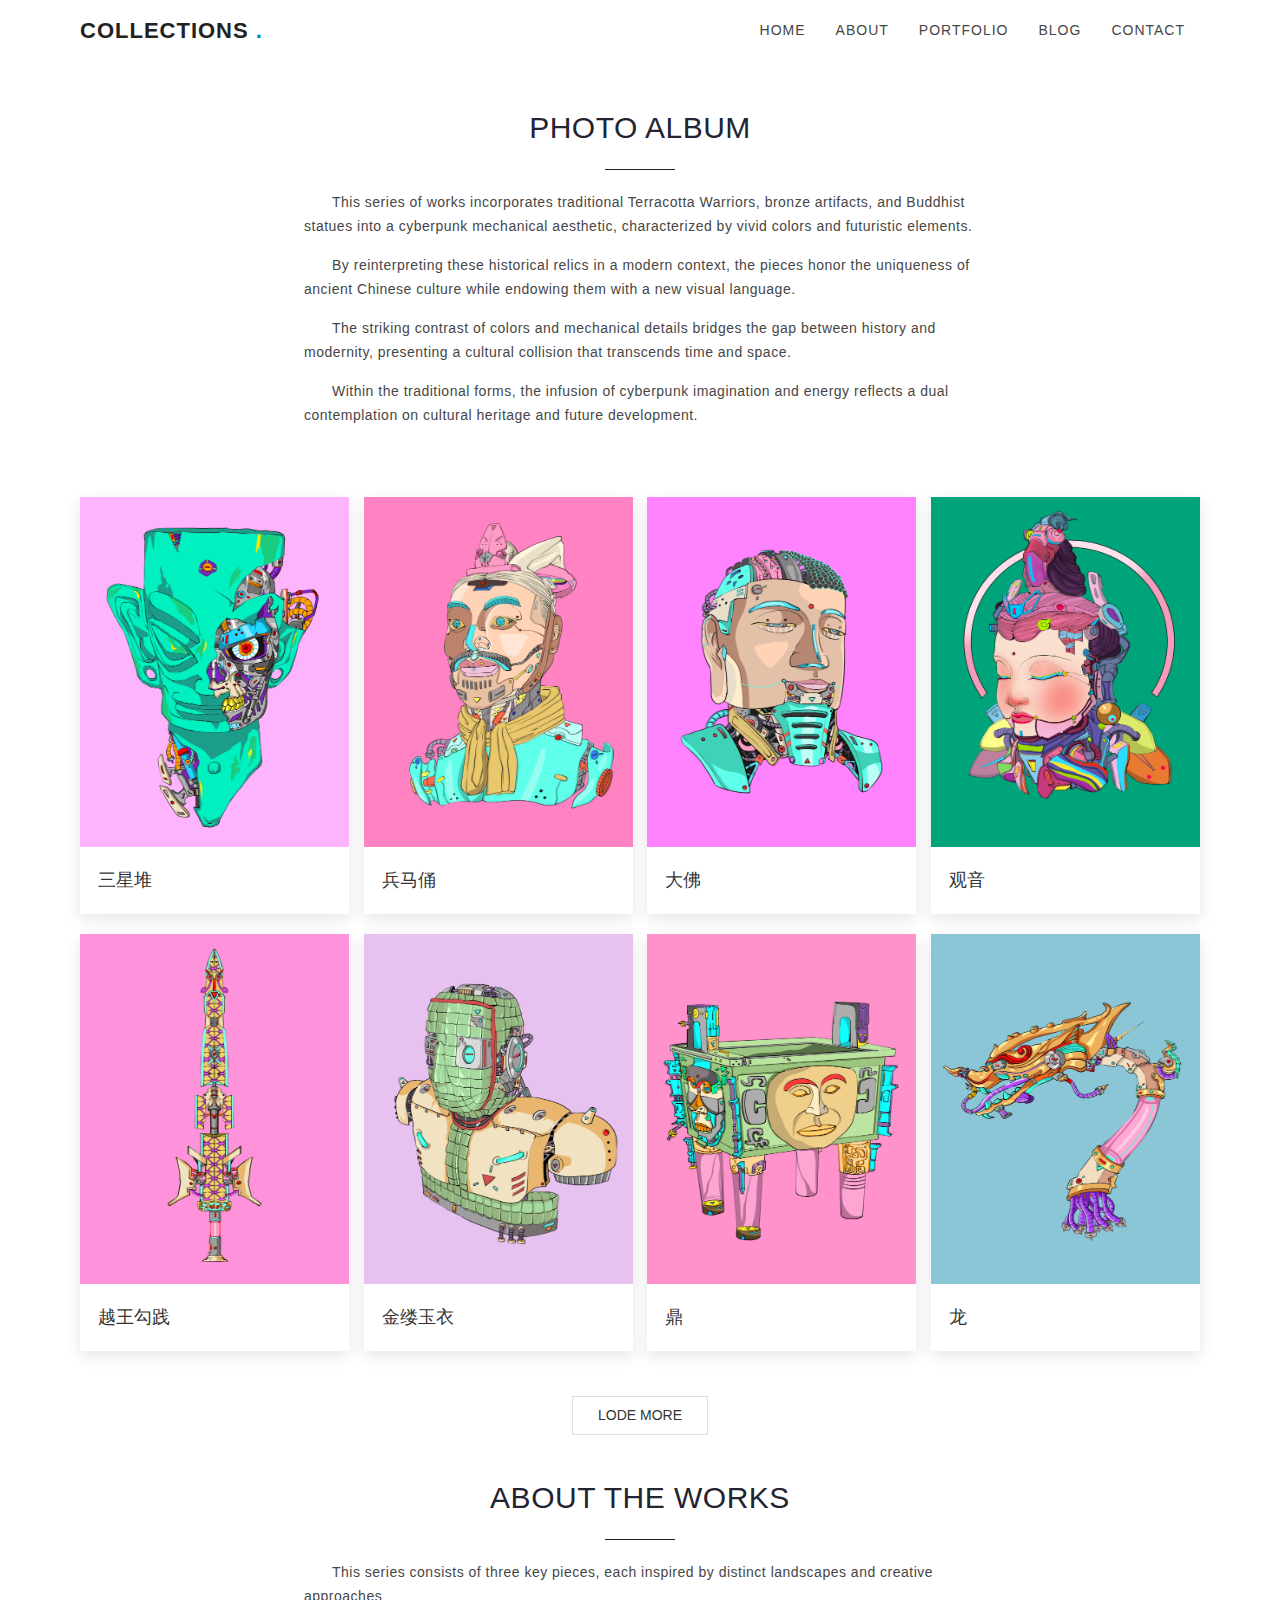
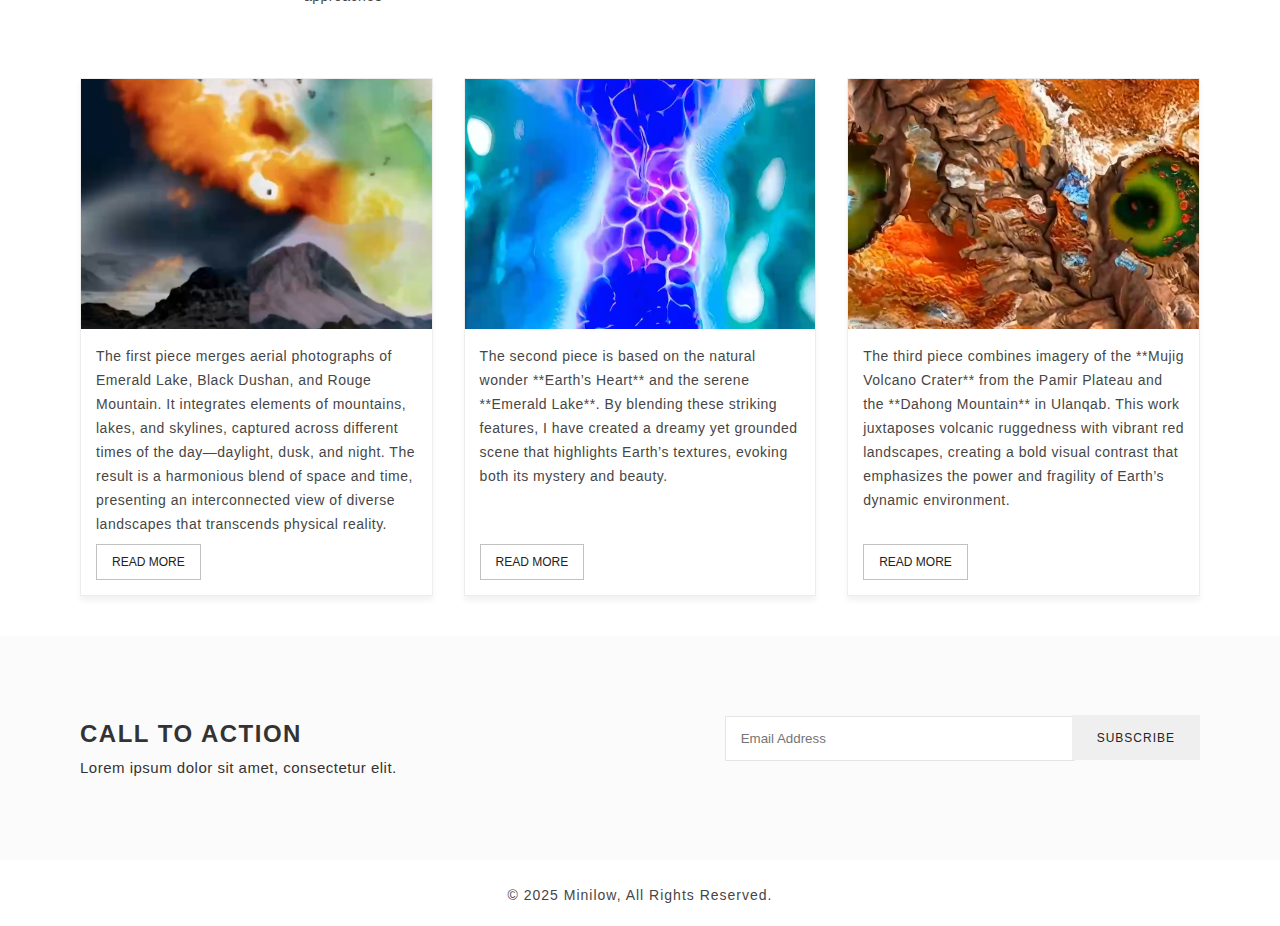
<file: other/index.html>
<!DOCTYPE html>
<html lang="en">

<head>
	<meta charset="UTF-8">
	<meta http-equiv="X-UA-Compatible" content="IE=edge">
	<meta name="viewport" content="width=device-width, initial-scale=1.0">
	<link rel="stylesheet" href="./css/base.css">
	<link rel="stylesheet" href="./css/index.css">
	<title>Document</title>
</head>

<body>
	<div class="w header">
		<a href="" class="logo">Collections <span>.</span></a>
		<ul class="nav">
			<li><a href="">HOME</a></li>
			<li><a href="">ABOUT</a></li>
			<li><a href="">Portfolio</a></li>
			<li><a href="">BLOG</a></li>
			<li><a href="">CONTACT</a></li>
		</ul>
	</div>
	<div class="w picture">
		<div class="productTitle">
			<h2>photo album</h2>
			<p>This series of works incorporates traditional Terracotta Warriors, bronze artifacts, and Buddhist statues into
				a
				cyberpunk mechanical aesthetic, characterized by vivid colors and futuristic elements.</p>
			<p>By reinterpreting these historical relics in a modern context, the pieces honor the uniqueness of ancient
				Chinese
				culture while endowing them with a new visual language.</p>
			<p>The striking contrast of colors and mechanical details bridges the gap between history and modernity,
				presenting a
				cultural collision that transcends time and space.</p>
			<p>Within the traditional forms, the infusion of cyberpunk imagination and energy reflects a dual contemplation on
				cultural
				heritage and future development.</p>
		</div>
		<!-- <ul class="navTabs">
			<li class="active"> <a href="#" data-filter="*">ALL</a></li>
			<li> <a href="#" data-filter=".filter1">Design</a></li>
			<li> <a href="#" data-filter=".filter2">Photoshop</a></li>
			<li> <a href="#" data-filter=".filter3">Wordpress </a></li>
			<li> <a href="#" data-filter=".filter4">Maganto</a></li>
			<li> <a href="#" data-filter=".filter5">Joomla </a></li>
		</ul> -->
		<div class="imgs">
			<a href="" class="item">
				<div class="img">
					<img src="./images/三星堆.png" alt="">
				</div>
				<div class="text">
					<h3>三星堆</h3>
				</div>
			</a>
			<a href="" class="item">
				<div class="img"><img src="./images/兵马俑.png" alt=""></div>
				<div class="text">
					<h3>兵马俑</h3>
				</div>
			</a>
			<a href="" class="item">
				<div class="img"><img src="./images/大佛.png" alt=""></div>
				<div class="text">
					<h3>大佛</h3>
				</div>
			</a>
			<a href="" class="item">
				<div class="img"><img src="./images/观音.png" alt=""></div>
				<div class="text">
					<h3>观音</h3>
				</div>
			</a>
			<a href="" class="item">
				<div class="img"><img src="./images/越王勾践.png" alt=""></div>
				<div class="text">
					<h3>越王勾践</h3>
				</div>
			</a>
			<a href="" class="item">
				<div class="img"><img src="./images/金缕玉衣.png" alt=""></div>
				<div class="text">
					<h3>金缕玉衣</h3>
				</div>
			</a>
			<a href="" class="item">
				<div class="img"><img src="./images/鼎.png" alt=""></div>
				<div class="text">
					<h3>鼎</h3>
				</div>
			</a>
			<a href="" class="item">
				<div class="img"><img src="./images/龙.png" alt=""></div>
				<div class="text">
					<h3>龙</h3>
				</div>
			</a>
		</div>
		<div class="more">
			<a href="">Lode more</a>
		</div>
	</div>
	<div class="w videoMain">
		<div class="productTitle">
			<h2>About the Works</h2>
			<p>This series consists of three key pieces, each inspired by distinct landscapes and creative approaches</p>
		</div>
		<div class="videos">
			<div class="item">
				<div class="show-video" onclick="onVideoFfun(0)">
					<img src="./images/1.png" alt="">
					<span></span>
				</div>
				<div class="blogText">
					<p>The first piece merges aerial photographs of Emerald Lake, Black Dushan, and Rouge Mountain. It integrates
						elements of mountains, lakes, and skylines, captured across different times of the day—daylight, dusk, and
						night. The
						result is a harmonious blend of space and time, presenting an interconnected view of diverse landscapes that
						transcends physical reality.</p>
					<a href="">READ MORE</a>
				</div>
			</div>
			<div class="item">
				<div class="show-video" onclick="onVideoFfun(1)">
					<img src="./images/2.png" alt="">
					<span></span>
				</div>
				<div class="blogText">
					<p>The second piece is based on the natural wonder **Earth’s Heart** and the serene **Emerald Lake**. By
						blending these
						striking features, I have created a dreamy yet grounded scene that highlights Earth’s textures, evoking both
						its mystery
						and beauty.</p>
					<a href="">READ MORE</a>
				</div>
			</div>
			<div class="item">
				<div class="show-video" onclick="onVideoFfun(2)">
					<img src="./images/3.png" alt="">
					<span></span>
				</div>
				<div class="blogText">
					<p>The third piece combines imagery of the **Mujig Volcano Crater** from the Pamir Plateau and the **Dahong
						Mountain** in
						Ulanqab. This work juxtaposes volcanic ruggedness with vibrant red landscapes, creating a bold visual
						contrast that
						emphasizes the power and fragility of Earth’s dynamic environment.</p>
					<a href="">READ MORE</a>
				</div>
			</div>
		</div>
	</div>
	<div style=" background: #fbfbfb;    padding: 80px 0; margin-top: 40px;">
		<div class="w  searchMain">
			<div class="l">
				<h4>Call To Action</h4>
				<p>Lorem ipsum dolor sit amet, consectetur elit.</p>
			</div>
			<div class="r">
				<div class="search">
					<input type="text" placeholder="Email Address">
					<button>SUBSCRIBE</button>
				</div>
			</div>
		</div>
	</div>
	<footer>
		<div class="w footer">
			<!-- <p>This is a series of **two-dimensional works**, created by digitally reimagining natural landscapes through
				photography.
				By combining elements from different sceneries, times, and perspectives, I aim to reframe familiar landscapes
				into
				unified compositions, celebrating the complexity and harmony of nature.</p> -->
				<p>© 2025 Minilow, All Rights Reserved.</p>
		</div>

	</footer>

	<div class="preview" id="preview">
		<span class="close" id="close">
			<!-- &times; -->
		</span>
		<video src="" style="display: none;" controls id="video" style="width:100%"></video>
	</div>
	<script>
		function onVideoFfun(k) {
			const preview = document.getElementById('preview');
			preview.style.display = 'flex';

			const video = document.querySelector('#video');
			video.style.display = "block";
			if (k === 0) {
				video.src = "./video/1.mp4";
			} else if (k === 1) { video.src = "./video/2.mp4"; }
			else {
				video.src = "./video/3.mp4";
			}
			video.play().catch(error => {
				console.error('自动播放失败:', error);
			});
			preview.onclick = function () {
				// preview.style.display = 'none';
				video.pause();
				video.src = ""; // 释放资源
				video.style.display = "none"; // 隐藏视频
				preview.style.display = 'none'; // 隐藏预览
			};
		}
	</script>
</body>

</html>
</file>
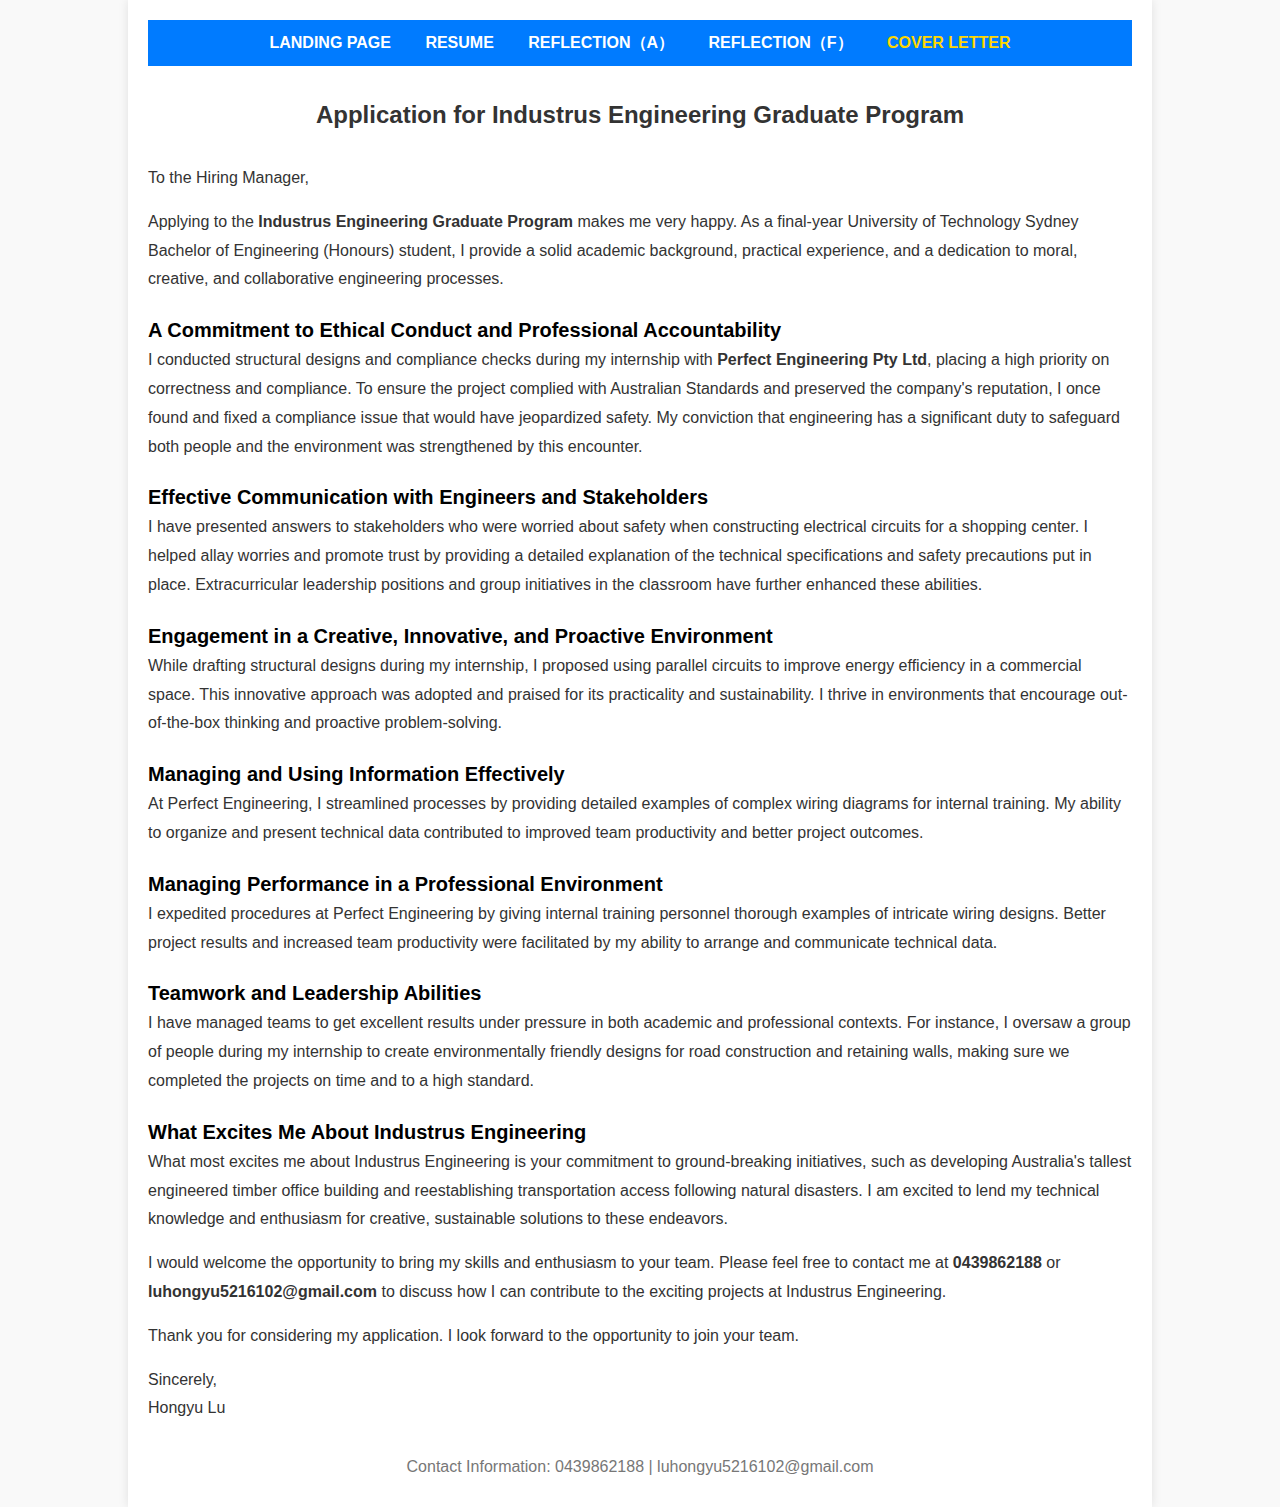
<file: cover.html>
<!DOCTYPE html>
<html lang="en">

<head>
	<meta charset="UTF-8">
	<meta name="viewport" content="width=device-width, initial-scale=1.0">
	<title>Application for Industrus Engineering Graduate Program</title>
	<link rel="stylesheet" href="./css/base.css">
	<style>

		/* 页面内容 */
		header {
			text-align: center;
			margin-bottom: 30px;
		}

		h1 {
			font-size: 24px;
			color: #333;
			font-weight: bold;
		}

		h2 {
			font-size: 20px;
			margin-top: 20px;
			color: #000;
		}

		p {
			font-size: 16px;
			margin-bottom: 15px;
			line-height: 1.8;
		}

		strong {
			font-weight: bold;
		}

		footer {
			text-align: center;
			font-size: 14px;
			margin-top: 30px;
			color: #777;
		}

		footer p {
			margin-bottom: 5px;
		}
	</style>
</head>

<body>
	<div class="container">
		<!-- 导航栏 -->
		<nav>
			<ul>
				<li><a href="./index.html">LANDING PAGE</a></li>
				<li><a href="./resume.html">RESUME</a></li>
				<li><a href="./reflection.html">REFLECTION（A）</a></li>
				<li><a href="./reflection2.html">REFLECTION（F）</a></li>
				<li><a href="./cover.html" class="act">COVER LETTER</a></li>
			</ul>
		</nav>

		<header id="home">
			<h1>Application for Industrus Engineering Graduate Program</h1>
		</header>

		<section id="about" class="content">
			<p>To the Hiring Manager,</p>

			<p>Applying to the <strong>Industrus Engineering Graduate Program</strong> makes me very happy. As a
				final-year
				University of Technology Sydney Bachelor of Engineering (Honours) student, I provide a solid academic
				background, practical experience, and a dedication to moral, creative, and collaborative engineering
				processes.
			</p>
		</section>

		<section id="skills" class="content">
			<h2>A Commitment to Ethical Conduct and Professional Accountability</h2>
			<p>I conducted structural designs and compliance checks during my internship with <strong>Perfect
					Engineering Pty
					Ltd</strong>, placing a high priority on correctness and compliance. To ensure the project complied
				with
				Australian Standards and preserved the company's reputation, I once found and fixed a compliance issue
				that
				would have jeopardized safety. My conviction that engineering has a significant duty to safeguard both
				people
				and the environment was strengthened by this encounter.</p>

			<h2>Effective Communication with Engineers and Stakeholders</h2>
			<p>I have presented answers to stakeholders who were worried about safety when constructing electrical
				circuits
				for a shopping center. I helped allay worries and promote trust by providing a detailed explanation of
				the
				technical specifications and safety precautions put in place. Extracurricular leadership positions and
				group
				initiatives in the classroom have further enhanced these abilities.</p>

			<h2>Engagement in a Creative, Innovative, and Proactive Environment</h2>
			<p>While drafting structural designs during my internship, I proposed using parallel circuits to improve
				energy
				efficiency in a commercial space. This innovative approach was adopted and praised for its practicality
				and
				sustainability. I thrive in environments that encourage out-of-the-box thinking and proactive
				problem-solving.
			</p>
		</section>

		<section id="experience" class="content">
			<h2>Managing and Using Information Effectively</h2>
			<p>At Perfect Engineering, I streamlined processes by providing detailed examples of complex wiring diagrams
				for
				internal training. My ability to organize and present technical data contributed to improved team
				productivity
				and better project outcomes.</p>

			<h2>Managing Performance in a Professional Environment</h2>
			<p>I expedited procedures at Perfect Engineering by giving internal training personnel thorough examples of
				intricate wiring designs. Better project results and increased team productivity were facilitated by my
				ability
				to arrange and communicate technical data.</p>

			<h2>Teamwork and Leadership Abilities</h2>
			<p>I have managed teams to get excellent results under pressure in both academic and professional contexts.
				For
				instance, I oversaw a group of people during my internship to create environmentally friendly designs
				for road
				construction and retaining walls, making sure we completed the projects on time and to a high standard.
			</p>
		</section>

		<section id="contact" class="content">
			<h2>What Excites Me About Industrus Engineering</h2>
			<p>What most excites me about Industrus Engineering is your commitment to ground-breaking initiatives, such
				as
				developing Australia's tallest engineered timber office building and reestablishing transportation
				access
				following natural disasters. I am excited to lend my technical knowledge and enthusiasm for creative,
				sustainable solutions to these endeavors.</p>

			<p>I would welcome the opportunity to bring my skills and enthusiasm to your team. Please feel free to
				contact me
				at <strong>0439862188</strong> or <strong>luhongyu5216102@gmail.com</strong> to discuss how I can
				contribute to
				the exciting projects at Industrus Engineering.</p>

			<p>Thank you for considering my application. I look forward to the opportunity to join your team.</p>

			<p>Sincerely,<br>Hongyu Lu</p>
		</section>

		<footer>
			<p>Contact Information: 0439862188 | luhongyu5216102@gmail.com</p>
		</footer>
	</div>
</body>

</html>
</file>
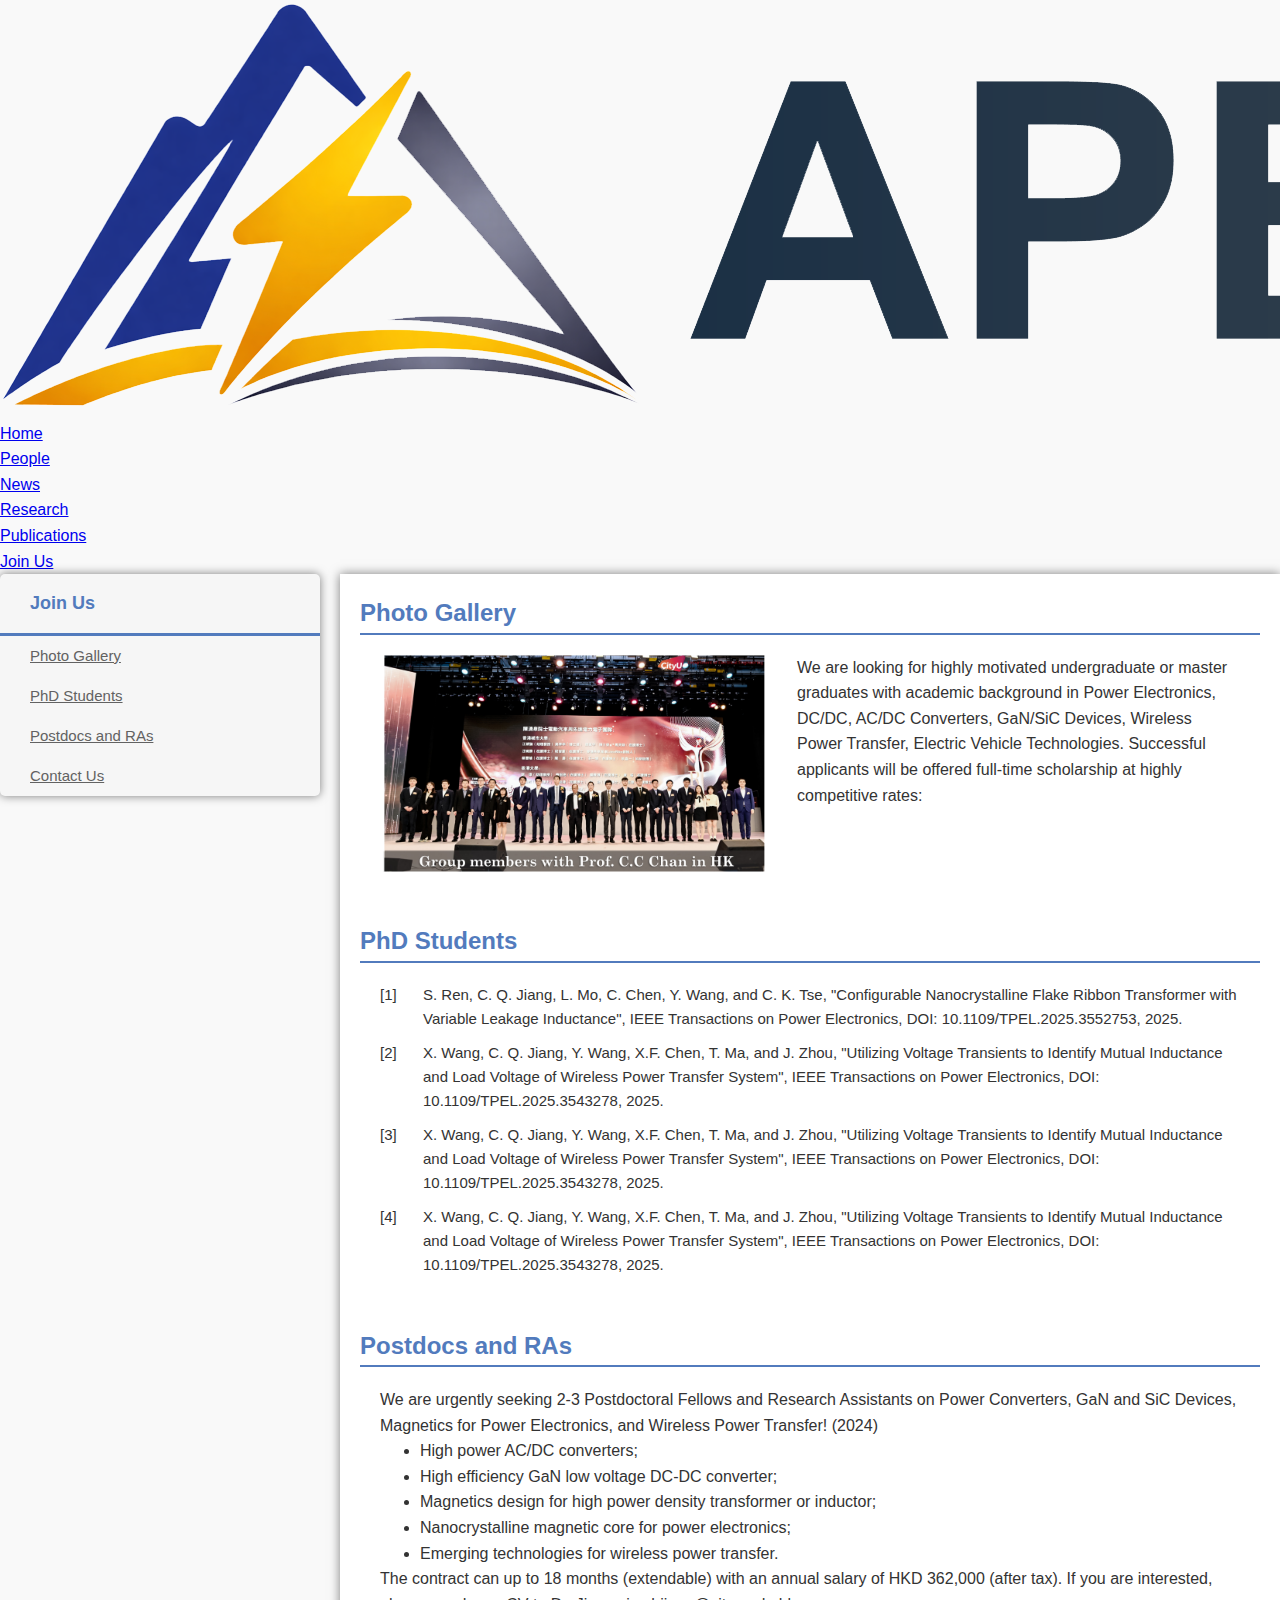
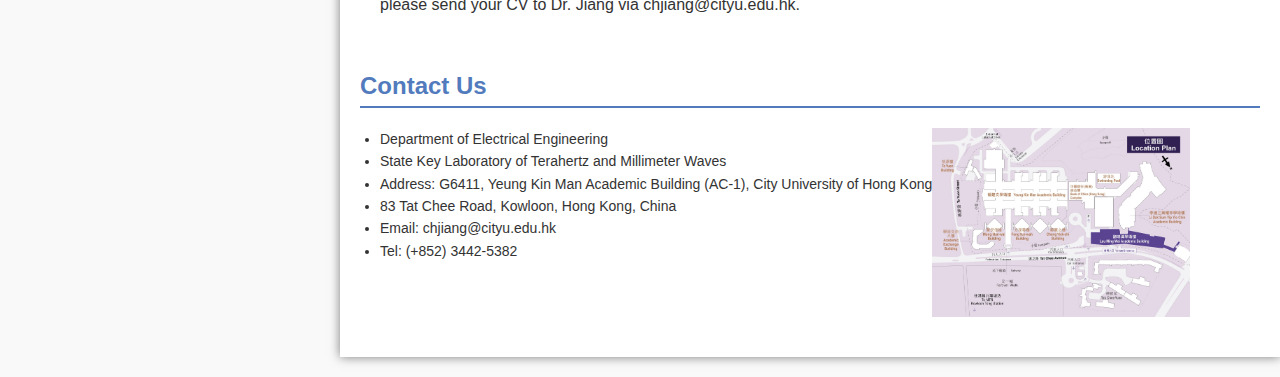
<file: join.html>
<!DOCTYPE html>
<html lang="en">

<head>
    <meta charset="UTF-8">
    <meta http-equiv="Content-Type" content="text/html;charset=utf-8">
    <meta name="apple-mobile-web-app-capable" content="yes">
    <!-- <meta name="viewport" content="width=device-width, initial-scale=1.0"> -->
    <meta name="" content="width=device-width, initial-scale=1.0, maximum-scale=1.0, user-scalable=no">
    <meta name="apple-mobile-web-app-capable" content="yes">
    <meta name="format-detection" content="telephone=no, date=no, address=no, email=no">
    <meta name="apple-mobile-web-app-status-bar-style" content="black-translucent">
    <!-- 外部样式表引入 -->
    <link rel="stylesheet" href="./fontawesome/css/all.min.css"> <!-- Font Awesome图标库 -->
    <link rel="stylesheet" href="./swipper/swipper.css"> <!-- Swiper轮播图插件样式 -->
    <link rel="stylesheet" href="./css/base.css"> <!-- 全局基础样式（重置样式、通用类等） -->
    <link rel="stylesheet" href="./css/other.css">
    <title>Document</title>
</head>

<body>
    <!-- 网站头部导航区域 -->
    <header>
        <div class="w cHnav">
            <!-- Logo区域 - 点击可返回首页 -->
            <a href="./index.html" class="logo">
                <img src="./images/Logo.png" alt="实验室Logo"> <!-- Logo图像，alt属性为空需补充描述 -->
            </a>
            <!-- 主导航菜单 -->
            <ul class="nav">
                <li><a href="./index.html">Home</a></li>
                <li><a href="./people.html">People</a></li>
                <li><a href="./news.html">News</a></li>
                <li><a href="./research.html">Research</a></li>
                <li><a href="./publication.html">Publications</a></li>
                <li><a href="./join.html">Join Us</a></li>
            </ul>
        </div>
    </header>
    <main class="w  people">
        <!-- 侧边导航面板 -->
        <div class="shadow panel">
            <h4>Join Us</h4>
            
            <ul>
                <li><a href="#gallery">Photo Gallery</a></li>
                <li><a href="#jPhd">PhD Students</a></li>
                <li><a href="#postdocs">Postdocs and RAs</a></li>
                <li><a href="#contact">Contact Us</a></li>
            </ul>
        </div>

        <!-- 主要内容区域 -->
        <div class="shadow people-main">
            <!-- 图片库区域 -->
            <div id="gallery" class="gallery" data-article="false">
                <h2 class="h2t">Photo Gallery</h2>
                <div class="padd20205020 content">
                    <div class="jItem">
                        <img src="./images/Groupphoto.jpg" alt="">
                        <p>We are looking for highly motivated undergraduate or master graduates with academic
                            background in Power Electronics, DC/DC, AC/DC Converters, GaN/SiC Devices, Wireless Power
                            Transfer, Electric Vehicle Technologies. Successful applicants will be offered full-time
                            scholarship at highly competitive rates:</p>
                    </div>
                </div>
            </div>

            <!-- 主要内容区域 -->
            <div class="jPhd" id="jPhd" data-article="false">
                <h2 class="h2t">PhD Students</h2>
                <div class="padd20205020 content">
                    <div class="jourItem">
                        <span>[1]</span>
                        <p> S. Ren, C. Q. Jiang, L. Mo, C. Chen, Y. Wang, and C. K. Tse, "Configurable Nanocrystalline
                            Flake Ribbon Transformer with Variable Leakage Inductance", IEEE Transactions on Power
                            Electronics, DOI: 10.1109/TPEL.2025.3552753, 2025.</p>
                    </div>

                    <div class="jourItem">
                        <span>[2]</span>
                        <p> X. Wang, C. Q. Jiang, Y. Wang, X.F. Chen, T. Ma, and J. Zhou, "Utilizing Voltage Transients
                            to Identify Mutual Inductance and Load Voltage of Wireless Power Transfer System", IEEE
                            Transactions on Power Electronics, DOI: 10.1109/TPEL.2025.3543278, 2025.</p>
                    </div>

                    <div class="jourItem">
                        <span>[3]</span>
                        <p> X. Wang, C. Q. Jiang, Y. Wang, X.F. Chen, T. Ma, and J. Zhou, "Utilizing Voltage Transients
                            to Identify Mutual Inductance and Load Voltage of Wireless Power Transfer System", IEEE
                            Transactions on Power Electronics, DOI: 10.1109/TPEL.2025.3543278, 2025.</p>
                    </div>

                    <div class="jourItem">
                        <span>[4]</span>
                        <p> X. Wang, C. Q. Jiang, Y. Wang, X.F. Chen, T. Ma, and J. Zhou, "Utilizing Voltage Transients
                            to Identify Mutual Inductance and Load Voltage of Wireless Power Transfer System", IEEE
                            Transactions on Power Electronics, DOI: 10.1109/TPEL.2025.3543278, 2025.</p>
                    </div>
                </div>
        </div>


            <section class="postdocs" id="postdocs" data-article="false">
                <h2 class="h2t">Postdocs and RAs</h2>
                <div class="padd20205020 content">
                    <p>We are urgently seeking 2-3 Postdoctoral Fellows and Research Assistants on Power Converters, GaN
                        and SiC Devices, Magnetics for Power Electronics, and Wireless Power Transfer! (2024)</p>
                    <ul>
                        <li>High power AC/DC converters;</li>
                        <li>High efficiency GaN low voltage DC-DC converter;</li>
                        <li>Magnetics design for high power density transformer or inductor;</li>
                        <li>Nanocrystalline magnetic core for power electronics;</li>
                        <li>Emerging technologies for wireless power transfer.</li>
                    </ul>
                    <p>The contract can up to 18 months (extendable) with an annual salary of HKD 362,000 (after tax).
                        If you are interested, please send your CV to Dr. Jiang via chjiang@cityu.edu.hk.</p>
                </div>
            </section>


            <!-- 联系我们区域 -->
            <section class="contact" id="contact" data-article="false">
                <h2 class="h2t">Contact Us</h2>
                <div class="padd20205020 ctc">
                    <ul>
                        <li>Department of Electrical Engineering</li>
                        <li>State Key Laboratory of Terahertz and Millimeter Waves</li>
                        <li>Address: G6411, Yeung Kin Man Academic Building (AC-1), City University of Hong Kong</li>
                        <li>83 Tat Chee Road, Kowloon, Hong Kong, China</li>
                        <li>Email: chjiang@cityu.edu.hk</li>
                        <li>Tel: (+852) 3442-5382</li>

                    </ul>

                    <img src="./images/cityumap.jpg" alt="">


                </div>
            </section>

        </div>
    </main>
    <script>
        // 侧边栏跟随滚动效果
        document.addEventListener('DOMContentLoaded', function () {
            const panel = document.querySelector('.shadow.panel'); // 获取侧边栏元素
            const panelLinks = panel.querySelectorAll('a'); // 获取侧边栏所有链接
            const initialTop = 0; // 初始顶部位置
            panel.style.top = initialTop + 'px'; // 设置初始位置

            // 监听滚动事件，更新侧边栏位置
            window.addEventListener('scroll', function () {
                // if (window.innerWidth > 1200) {
                panel.style.top = (initialTop + window.pageYOffset) + 'px';
                // }
            }, { passive: true }); // 使用passive:true提高滚动性能
        });
    </script>

    <!-- <script src="./js/scoll.js"></script> -->
</body>

</html>
</file>
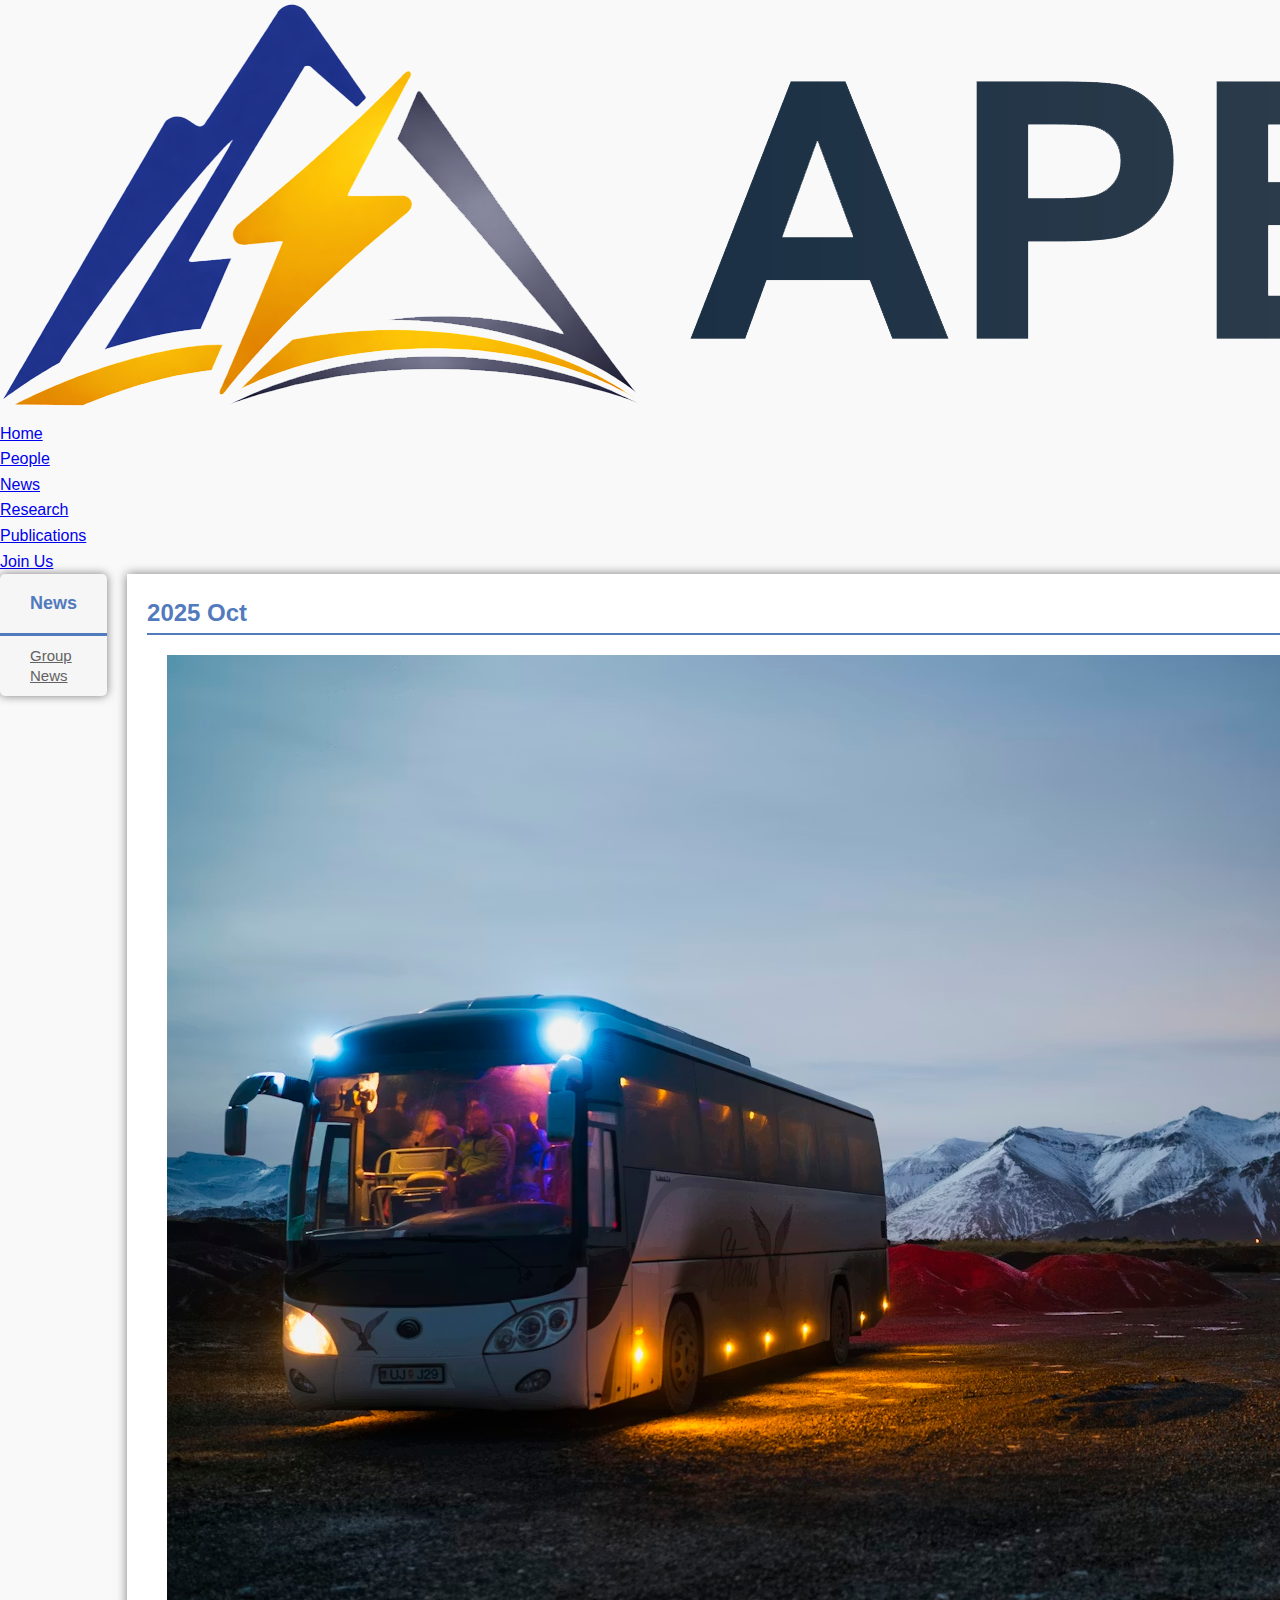
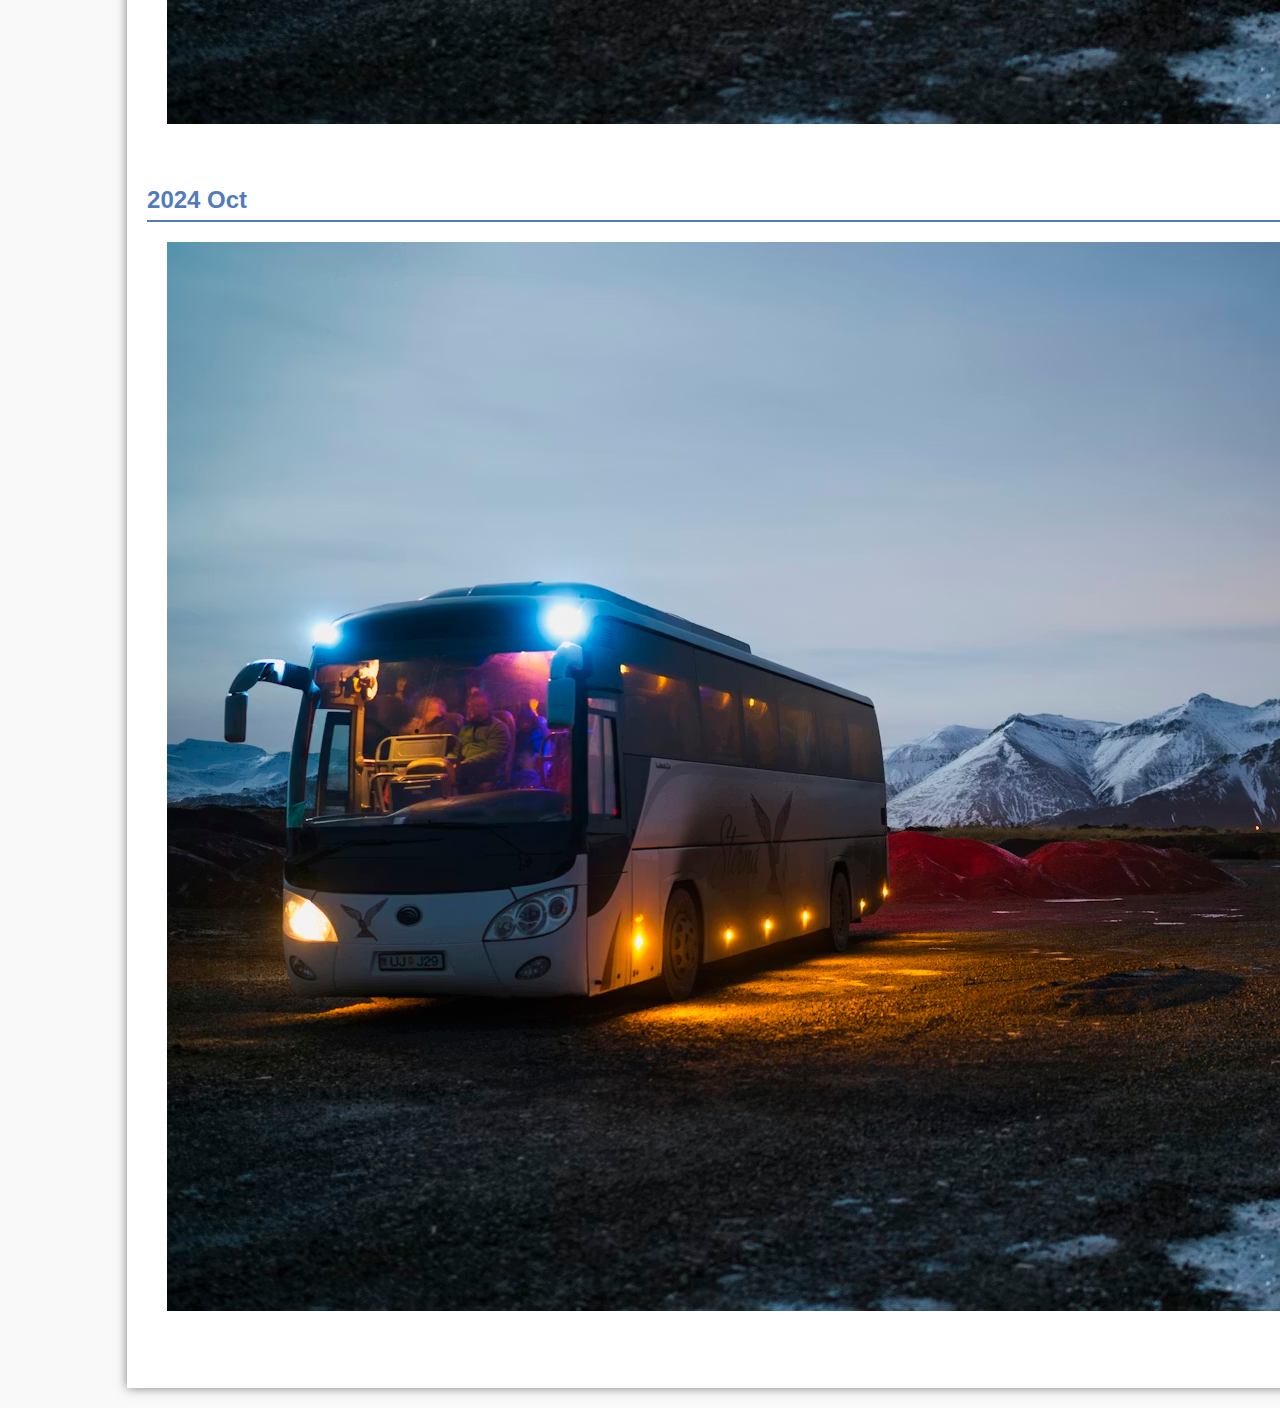
<file: news.html>
<!DOCTYPE html>
<html lang="en">

<head>
    <meta charset="UTF-8">
     <meta http-equiv="Content-Type" content="text/html;charset=utf-8">
    <meta name="apple-mobile-web-app-capable" content="yes">
    <!-- <meta name="viewport" content="width=device-width, initial-scale=1.0"> -->
    <meta name="" content="width=device-width, initial-scale=1.0, maximum-scale=1.0, user-scalable=no">
    <meta name="apple-mobile-web-app-capable" content="yes">
    <meta name="format-detection" content="telephone=no, date=no, address=no, email=no">
    <meta name="apple-mobile-web-app-status-bar-style" content="black-translucent">
    <!-- 外部样式表引入 -->
    <link rel="stylesheet" href="./fontawesome/css/all.min.css"> <!-- Font Awesome图标库 -->
    <link rel="stylesheet" href="./swipper/swipper.css"> <!-- Swiper轮播图插件样式 -->
    <link rel="stylesheet" href="./css/base.css"> <!-- 全局基础样式（重置样式、通用类等） -->
    <link rel="stylesheet" href="./css/other.css">
    <title>News</title>
</head>

<body>
    <!-- 网站头部导航区域 -->
    <header>
         <div class="w cHnav">
            <!-- Logo区域 - 点击可返回首页 -->
            <a href="" class="logo">
                <img src="./images/Logo.png" alt="实验室Logo"> <!-- Logo图像，alt属性为空需补充描述 -->
            </a>
            <!-- 主导航菜单 -->
            <ul class="nav">
                <li><a href="./index.html">Home</a></li>
                <li><a href="./people.html">People</a></li>
                <li><a href="./news.html">News</a></li>
                <li><a href="./research.html">Research</a></li>
                <li><a href="./publication.html">Publications</a></li>
                <li><a href="./join.html">Join Us</a></li>
            </ul>
        </div>
    </header>

    <!-- 页面主要内容区域 -->
    <main class="w people"> <!-- w类控制宽度，people类用于页面特定样式 -->

        <!-- 侧边导航面板 -->
        <div class="shadow panel">
            <h4>News</h4>
            <ul>
                <li><a href="#news">Group News</a></li>
            </ul>
        </div>

        <!-- 主要内容区域 -->
        <div class="shadow people-main">
            <div class="news" id="news" data-article="false">
                <h2 class="h2t">2025 Oct</h2>
                <div class="content  padd20205020">
                    
                    <img src="./images/banner1.avif" alt="">
                </div>

                <h2 class="h2t">2024 Oct</h2>
                <div class="content  padd20205020">
                    <img src="./images/banner1.avif" alt="">
                </div>
            </div>
        </div>
    </main>
    <script>
        // 侧边栏跟随滚动效果
        document.addEventListener('DOMContentLoaded', function () {
            const panel = document.querySelector('.shadow.panel'); // 获取侧边栏元素
            const panelLinks = panel.querySelectorAll('a'); // 获取侧边栏所有链接
            const initialTop = 0; // 初始顶部位置
            panel.style.top = initialTop + 'px'; // 设置初始位置

            // 监听滚动事件，更新侧边栏位置
            window.addEventListener('scroll', function () {
                // if (window.innerWidth > 1200) {
                panel.style.top = (initialTop + window.pageYOffset) + 'px';
                // }
            }, { passive: true }); // 使用passive:true提高滚动性能
        });
    </script>

    <!-- <script src="./js/scoll.js"></script> -->
</body>

</html>
</file>
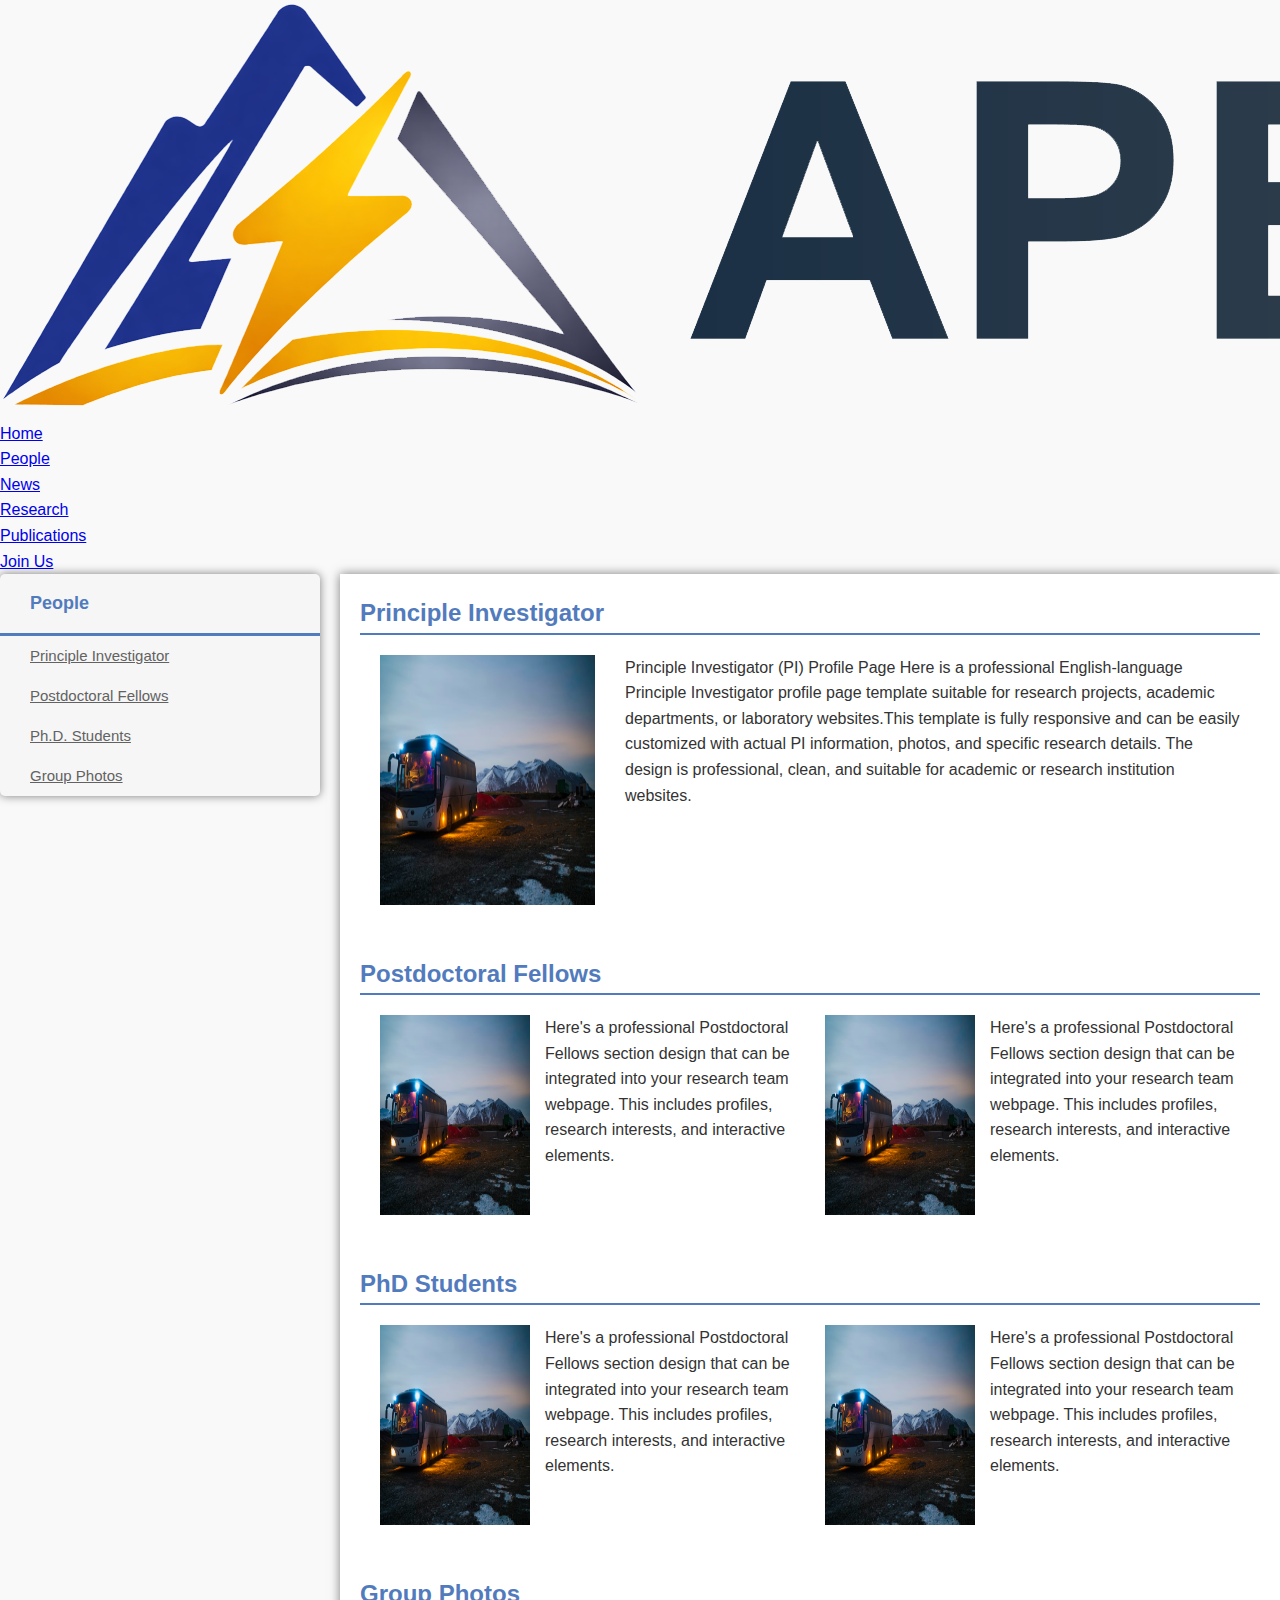
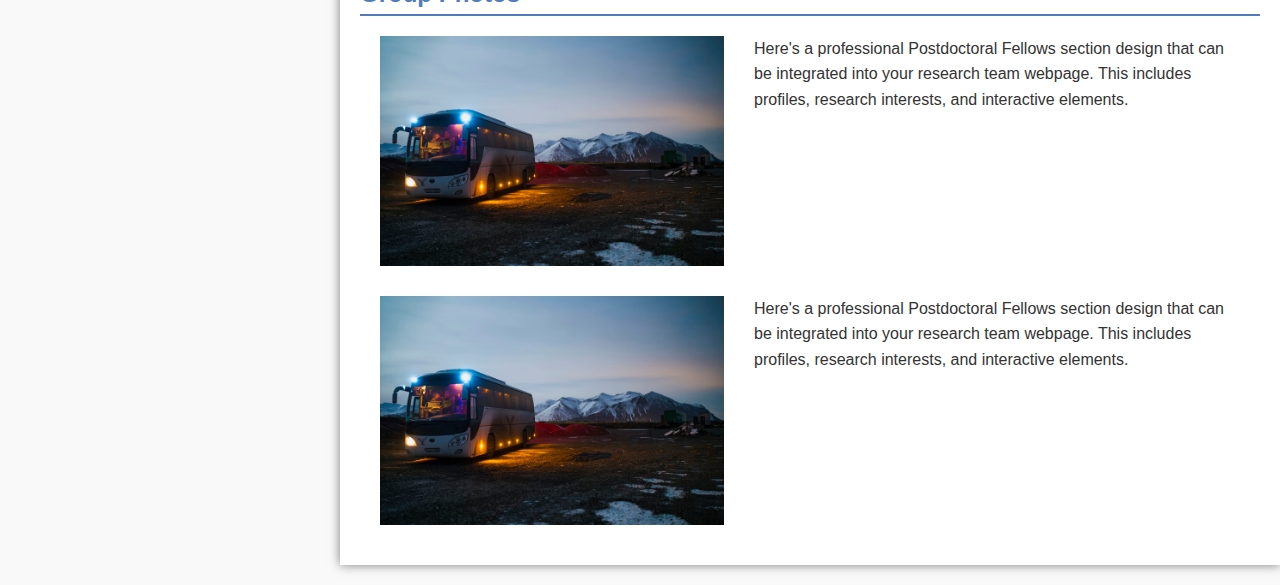
<file: people.html>
<!DOCTYPE html>
<html lang="en">

<head>
    <meta charset="UTF-8">
    <meta name="viewport" content="width=device-width, initial-scale=1.0">
    <link rel="stylesheet" href="./fontawesome/css/all.min.css">
    <link rel="stylesheet" href="./swipper/swipper.css">
    <link rel="stylesheet" href="./css/base.css">
    <link rel="stylesheet" href="./css/other.css">
    <title>Document</title>
</head>

<body>
    <header>
        <a href="" class="logo">
           <img src="./images/Logo.png" alt="">
        </a>
        <ul class="nav">
            <li><a href="./index.html">Home</a></li>
            <li><a href="./people.html">People</a></li>
            <li><a href="./news.html">News</a></li>
            <li><a href="./research.html">Research</a></li>
            <li><a href="./publication.html">Publications</a></li>
            <li><a href="./join.html">Join Us</a></li>
        </ul>
    </header>

    <main class="w  people">

        <div class="shadow panel">
            <h4>People</h4>
            <ul>
                <li><a href="#principle">Principle Investigator</a></li>
                <li><a href="#postdoctoral">Postdoctoral Fellows</a></li>
                <li><a href="#phd">Ph.D. Students</a></li>
                <li><a href="#group">Group Photos</a></li>
            </ul>
        </div>
        <div class="shadow people-main">
            <section class="principle" id="principle">
                <h2 class="h2t">Principle Investigator</h2>
                <div class="content">
                    <img src="./images/banner1.avif" alt="">
                    <p>Principle Investigator (PI) Profile Page
                        Here is a professional English-language Principle Investigator profile page template suitable
                        for
                        research projects, academic departments, or laboratory websites.This template is fully
                        responsive
                        and can be easily customized with actual PI information, photos, and specific research details.
                        The
                        design is professional, clean, and suitable for academic or research institution websites.</p>
                </div>
            </section>

            <section class="postdoctoral" id="postdoctoral">
                <h2 class="h2t">Postdoctoral Fellows</h2>
                <div class="content">
                    <div class="item">
                        <img src="./images/banner1.avif" alt="">
                        <p>Here's a professional Postdoctoral Fellows section design that can be integrated into your
                            research team webpage. This includes profiles, research interests, and interactive elements.
                        </p>
                    </div>
                    <div class="item">
                        <img src="./images/banner1.avif" alt="">
                        <p>Here's a professional Postdoctoral Fellows section design that can be integrated into your
                            research team webpage. This includes profiles, research interests, and interactive elements.
                        </p>
                    </div>
                </div>
            </section>

            <section class="phd" id="phd">
                <h2 class="h2t">PhD Students</h2>
                <div class="content">
                    <div class="item">
                        <img src="./images/banner1.avif" alt="">
                        <p>Here's a professional Postdoctoral Fellows section design that can be integrated into your
                            research team webpage. This includes profiles, research interests, and interactive elements.
                        </p>
                    </div>
                    <div class="item">
                        <img src="./images/banner1.avif" alt="">
                        <p>Here's a professional Postdoctoral Fellows section design that can be integrated into your
                            research team webpage. This includes profiles, research interests, and interactive elements.
                        </p>
                    </div>
                </div>
            </section>
            <section class="group" id="group">
                <h2 class="h2t">Group Photos</h2>
                <div class="content">
                    <div class="item" style="margin-bottom: 30px;">
                        <img src="./images/banner1.avif" alt="">
                        <p>Here's a professional Postdoctoral Fellows section design that can be integrated into your
                            research team webpage. This includes profiles, research interests, and interactive elements.
                        </p>
                    </div>
                    <div class="item">
                        <img src="./images/banner1.avif" alt="">
                        <p>Here's a professional Postdoctoral Fellows section design that can be integrated into your
                            research team webpage. This includes profiles, research interests, and interactive elements.
                        </p>
                    </div>
                </div>
            </section>
        </div>
    </main>
    <script>
        document.addEventListener('DOMContentLoaded', function () {
            const panel = document.querySelector('.shadow.panel');
            const panelLinks = panel.querySelectorAll('a');
            const initialTop = 0;
            panel.style.top = initialTop + 'px';
            window.addEventListener('scroll', function () {
                // if (window.innerWidth > 1200) {
                    panel.style.top = (initialTop + window.pageYOffset) + 'px';
                // }
            }, { passive: true });
        });
    </script>

    <script src="./js/scoll.js"></script>
</body>

</html>
</file>
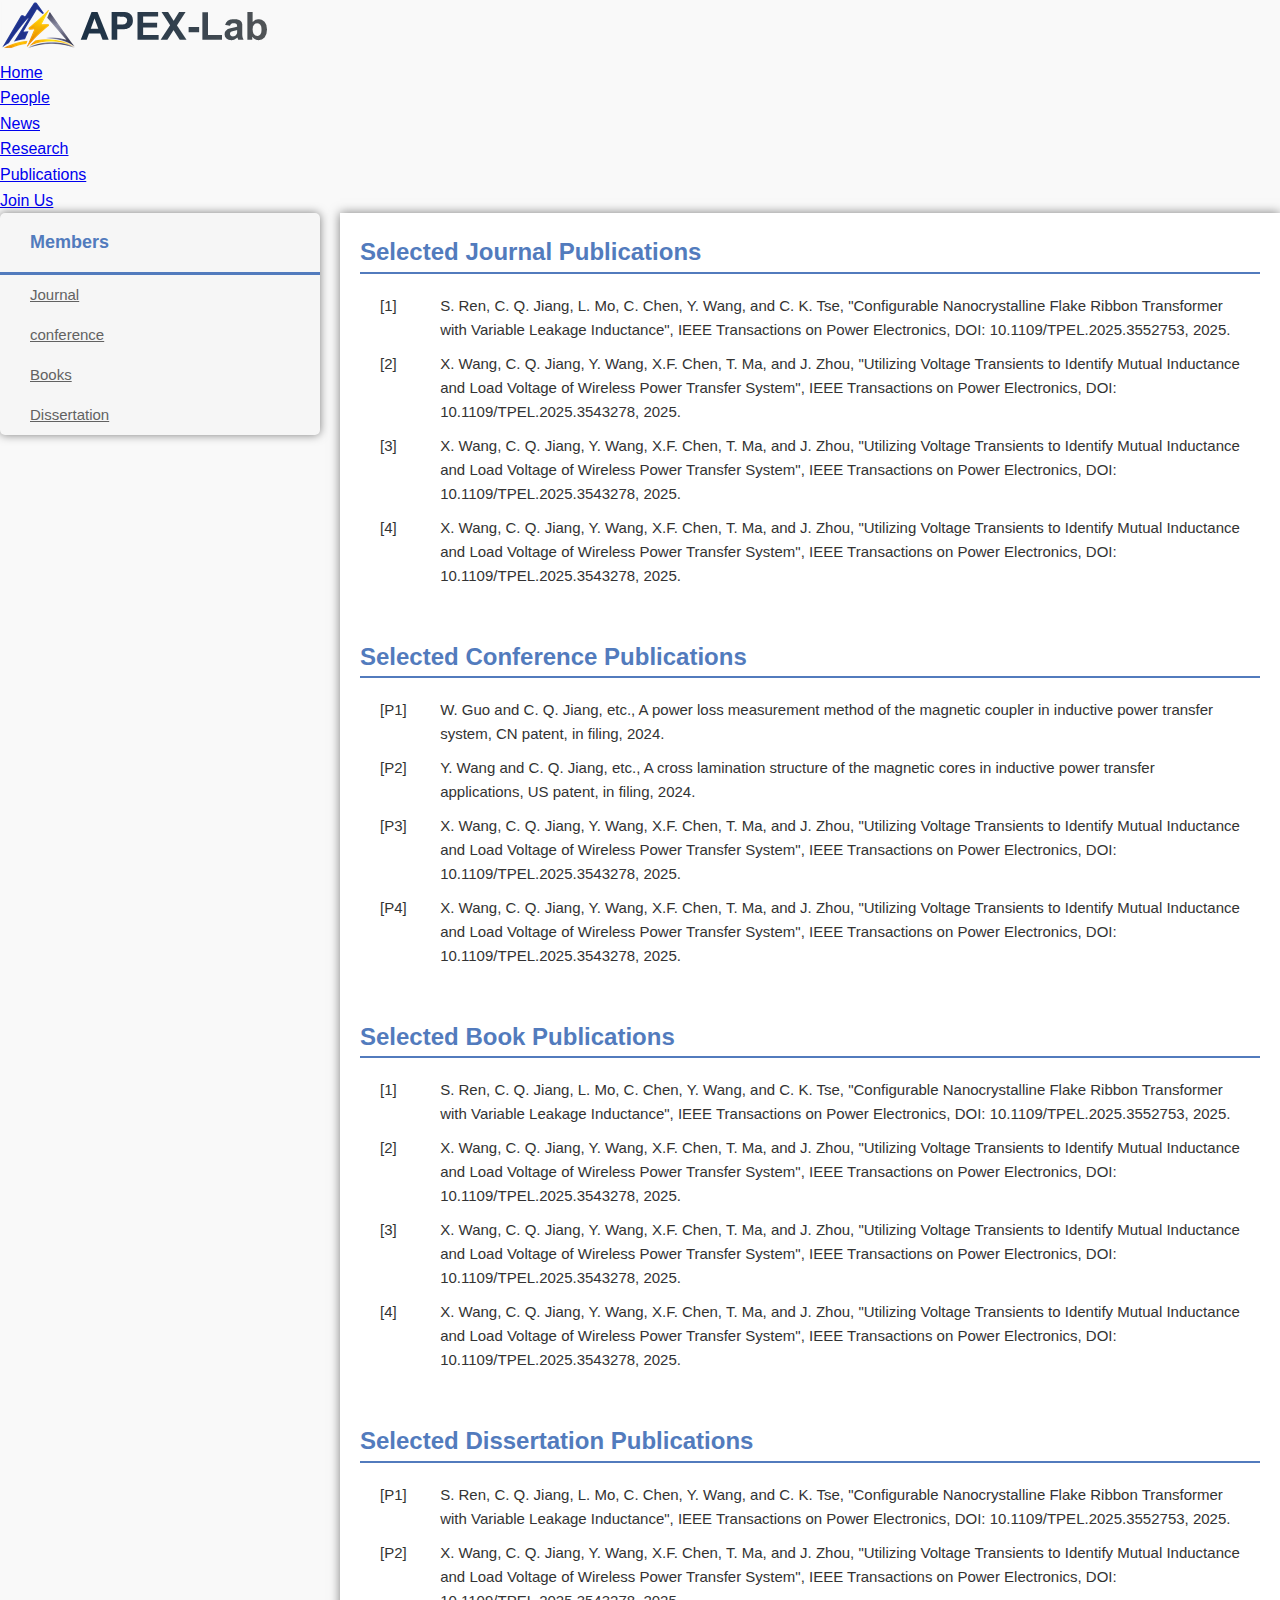
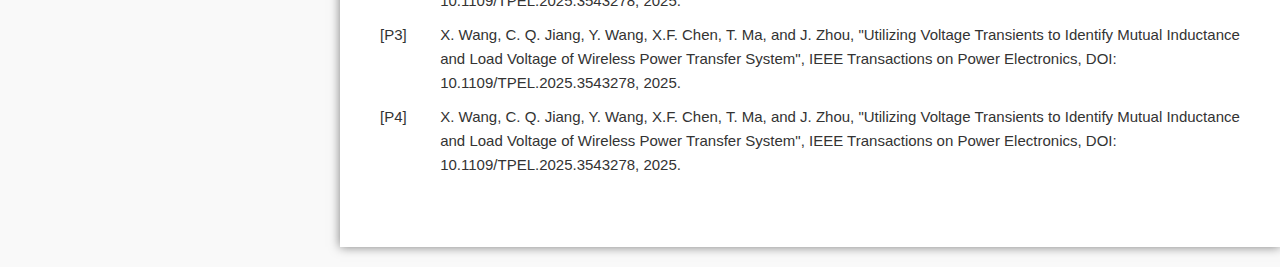
<file: publication.html>
<!DOCTYPE html>
<html lang="en">

<head>
    <meta charset="UTF-8">
    <meta name="viewport" content="width=device-width, initial-scale=1.0">
    <link rel="stylesheet" href="./fontawesome/css/all.min.css">
    <link rel="stylesheet" href="./swipper/swipper.css">
    <link rel="stylesheet" href="./css/base.css">
    <link rel="stylesheet" href="./css/other.css">
    <title>Document</title>
</head>

<body>
    <header>
        <a href="" class="logo">
            <img src="./images/logo.svg" alt="">
        </a>
        <ul class="nav">
            <li><a href="./index.html">Home</a></li>
            <li><a href="./people.html">People</a></li>
            <li><a href="./news.html">News</a></li>
            <li><a href="./research.html">Research</a></li>
            <li><a href="./publication.html">Publications</a></li>
            <li><a href="./join.html">Join Us</a></li>
        </ul>
    </header>

    <main class="w  people">

        <div class="shadow panel">
            <h4>Members</h4>
            <ul>
                <li><a href="#Journal">Journal</a></li>
                <li><a href="#conference">conference</a></li>
                <li><a href="#book">Books</a></li>
                <li><a href="#dis">Dissertation</a></li>
            </ul>
        </div>
        <div class="shadow people-main">
            <section class="journal" id="Journal">
                <h2 class="h2t">Selected Journal Publications</h2>
                <div class="padd20205020 content">
                    <div class="jourItem">
                        <span>[1]</span>
                        <p> S. Ren, C. Q. Jiang, L. Mo, C. Chen, Y. Wang, and C. K. Tse, "Configurable Nanocrystalline
                            Flake Ribbon Transformer with Variable Leakage Inductance", IEEE Transactions on Power
                            Electronics, DOI: 10.1109/TPEL.2025.3552753, 2025.</p>
                    </div>

                    <div class="jourItem">
                        <span>[2]</span>
                        <p> X. Wang, C. Q. Jiang, Y. Wang, X.F. Chen, T. Ma, and J. Zhou, "Utilizing Voltage Transients
                            to Identify Mutual Inductance and Load Voltage of Wireless Power Transfer System", IEEE
                            Transactions on Power Electronics, DOI: 10.1109/TPEL.2025.3543278, 2025.</p>
                    </div>

                    <div class="jourItem">
                        <span>[3]</span>
                        <p> X. Wang, C. Q. Jiang, Y. Wang, X.F. Chen, T. Ma, and J. Zhou, "Utilizing Voltage Transients
                            to Identify Mutual Inductance and Load Voltage of Wireless Power Transfer System", IEEE
                            Transactions on Power Electronics, DOI: 10.1109/TPEL.2025.3543278, 2025.</p>
                    </div>

                    <div class="jourItem">
                        <span>[4]</span>
                        <p> X. Wang, C. Q. Jiang, Y. Wang, X.F. Chen, T. Ma, and J. Zhou, "Utilizing Voltage Transients
                            to Identify Mutual Inductance and Load Voltage of Wireless Power Transfer System", IEEE
                            Transactions on Power Electronics, DOI: 10.1109/TPEL.2025.3543278, 2025.</p>
                    </div>
                </div>
            </section>
            <section class="journal" id="conference">
                <h2 class="h2t">Selected Conference Publications</h2>
                <div class="padd20205020 content">
                    <div class="jourItem">
                        <span>[P1]</span>
                        <p> W. Guo and C. Q. Jiang, etc., A power loss measurement method of the magnetic coupler in inductive power transfer system, CN patent, in filing, 2024.</p>
                    </div>

                    <div class="jourItem">
                        <span>[P2]</span>
                        <p> Y. Wang and C. Q. Jiang, etc., A cross lamination structure of the magnetic cores in inductive power transfer applications, US patent, in filing, 2024.</p>
                    </div>

                    <div class="jourItem">
                        <span>[P3]</span>
                        <p> X. Wang, C. Q. Jiang, Y. Wang, X.F. Chen, T. Ma, and J. Zhou, "Utilizing Voltage Transients
                            to Identify Mutual Inductance and Load Voltage of Wireless Power Transfer System", IEEE
                            Transactions on Power Electronics, DOI: 10.1109/TPEL.2025.3543278, 2025.</p>
                    </div>

                    <div class="jourItem">
                        <span>[P4]</span>
                        <p> X. Wang, C. Q. Jiang, Y. Wang, X.F. Chen, T. Ma, and J. Zhou, "Utilizing Voltage Transients
                            to Identify Mutual Inductance and Load Voltage of Wireless Power Transfer System", IEEE
                            Transactions on Power Electronics, DOI: 10.1109/TPEL.2025.3543278, 2025.</p>
                    </div>
                </div>
            </section>

            <section class="journal" id="book">
                <h2 class="h2t">Selected Book Publications</h2>
                <div class="padd20205020 content">
                    <div class="jourItem">
                        <span>[1]</span>
                        <p> S. Ren, C. Q. Jiang, L. Mo, C. Chen, Y. Wang, and C. K. Tse, "Configurable Nanocrystalline
                            Flake Ribbon Transformer with Variable Leakage Inductance", IEEE Transactions on Power
                            Electronics, DOI: 10.1109/TPEL.2025.3552753, 2025.</p>
                    </div>

                    <div class="jourItem">
                        <span>[2]</span>
                        <p> X. Wang, C. Q. Jiang, Y. Wang, X.F. Chen, T. Ma, and J. Zhou, "Utilizing Voltage Transients
                            to Identify Mutual Inductance and Load Voltage of Wireless Power Transfer System", IEEE
                            Transactions on Power Electronics, DOI: 10.1109/TPEL.2025.3543278, 2025.</p>
                    </div>

                    <div class="jourItem">
                        <span>[3]</span>
                        <p> X. Wang, C. Q. Jiang, Y. Wang, X.F. Chen, T. Ma, and J. Zhou, "Utilizing Voltage Transients
                            to Identify Mutual Inductance and Load Voltage of Wireless Power Transfer System", IEEE
                            Transactions on Power Electronics, DOI: 10.1109/TPEL.2025.3543278, 2025.</p>
                    </div>

                    <div class="jourItem">
                        <span>[4]</span>
                        <p> X. Wang, C. Q. Jiang, Y. Wang, X.F. Chen, T. Ma, and J. Zhou, "Utilizing Voltage Transients
                            to Identify Mutual Inductance and Load Voltage of Wireless Power Transfer System", IEEE
                            Transactions on Power Electronics, DOI: 10.1109/TPEL.2025.3543278, 2025.</p>
                    </div>
                </div>
            </section>
            <section class="journal" id="dis">
                <h2 class="h2t">Selected Dissertation Publications</h2>
                <div class="padd20205020 content">
                    <div class="jourItem">
                        <span>[P1]</span>
                        <p> S. Ren, C. Q. Jiang, L. Mo, C. Chen, Y. Wang, and C. K. Tse, "Configurable Nanocrystalline
                            Flake Ribbon Transformer with Variable Leakage Inductance", IEEE Transactions on Power
                            Electronics, DOI: 10.1109/TPEL.2025.3552753, 2025.</p>
                    </div>

                    <div class="jourItem">
                        <span>[P2]</span>
                        <p> X. Wang, C. Q. Jiang, Y. Wang, X.F. Chen, T. Ma, and J. Zhou, "Utilizing Voltage Transients
                            to Identify Mutual Inductance and Load Voltage of Wireless Power Transfer System", IEEE
                            Transactions on Power Electronics, DOI: 10.1109/TPEL.2025.3543278, 2025.</p>
                    </div>

                    <div class="jourItem">
                        <span>[P3]</span>
                        <p> X. Wang, C. Q. Jiang, Y. Wang, X.F. Chen, T. Ma, and J. Zhou, "Utilizing Voltage Transients
                            to Identify Mutual Inductance and Load Voltage of Wireless Power Transfer System", IEEE
                            Transactions on Power Electronics, DOI: 10.1109/TPEL.2025.3543278, 2025.</p>
                    </div>

                    <div class="jourItem">
                        <span>[P4]</span>
                        <p> X. Wang, C. Q. Jiang, Y. Wang, X.F. Chen, T. Ma, and J. Zhou, "Utilizing Voltage Transients
                            to Identify Mutual Inductance and Load Voltage of Wireless Power Transfer System", IEEE
                            Transactions on Power Electronics, DOI: 10.1109/TPEL.2025.3543278, 2025.</p>
                    </div>
                </div>
            </section>
        </div>
    </main>
    <script>
        document.addEventListener('DOMContentLoaded', function () {
            const panel = document.querySelector('.shadow.panel');
            const panelLinks = panel.querySelectorAll('a');
            const initialTop = 0;
            panel.style.top = initialTop + 'px';
            window.addEventListener('scroll', function () {
                // if (window.innerWidth > 1200) {
                panel.style.top = (initialTop + window.pageYOffset) + 'px';
                // }
            }, { passive: true });
        });
    </script>
</body>

</html>
</file>
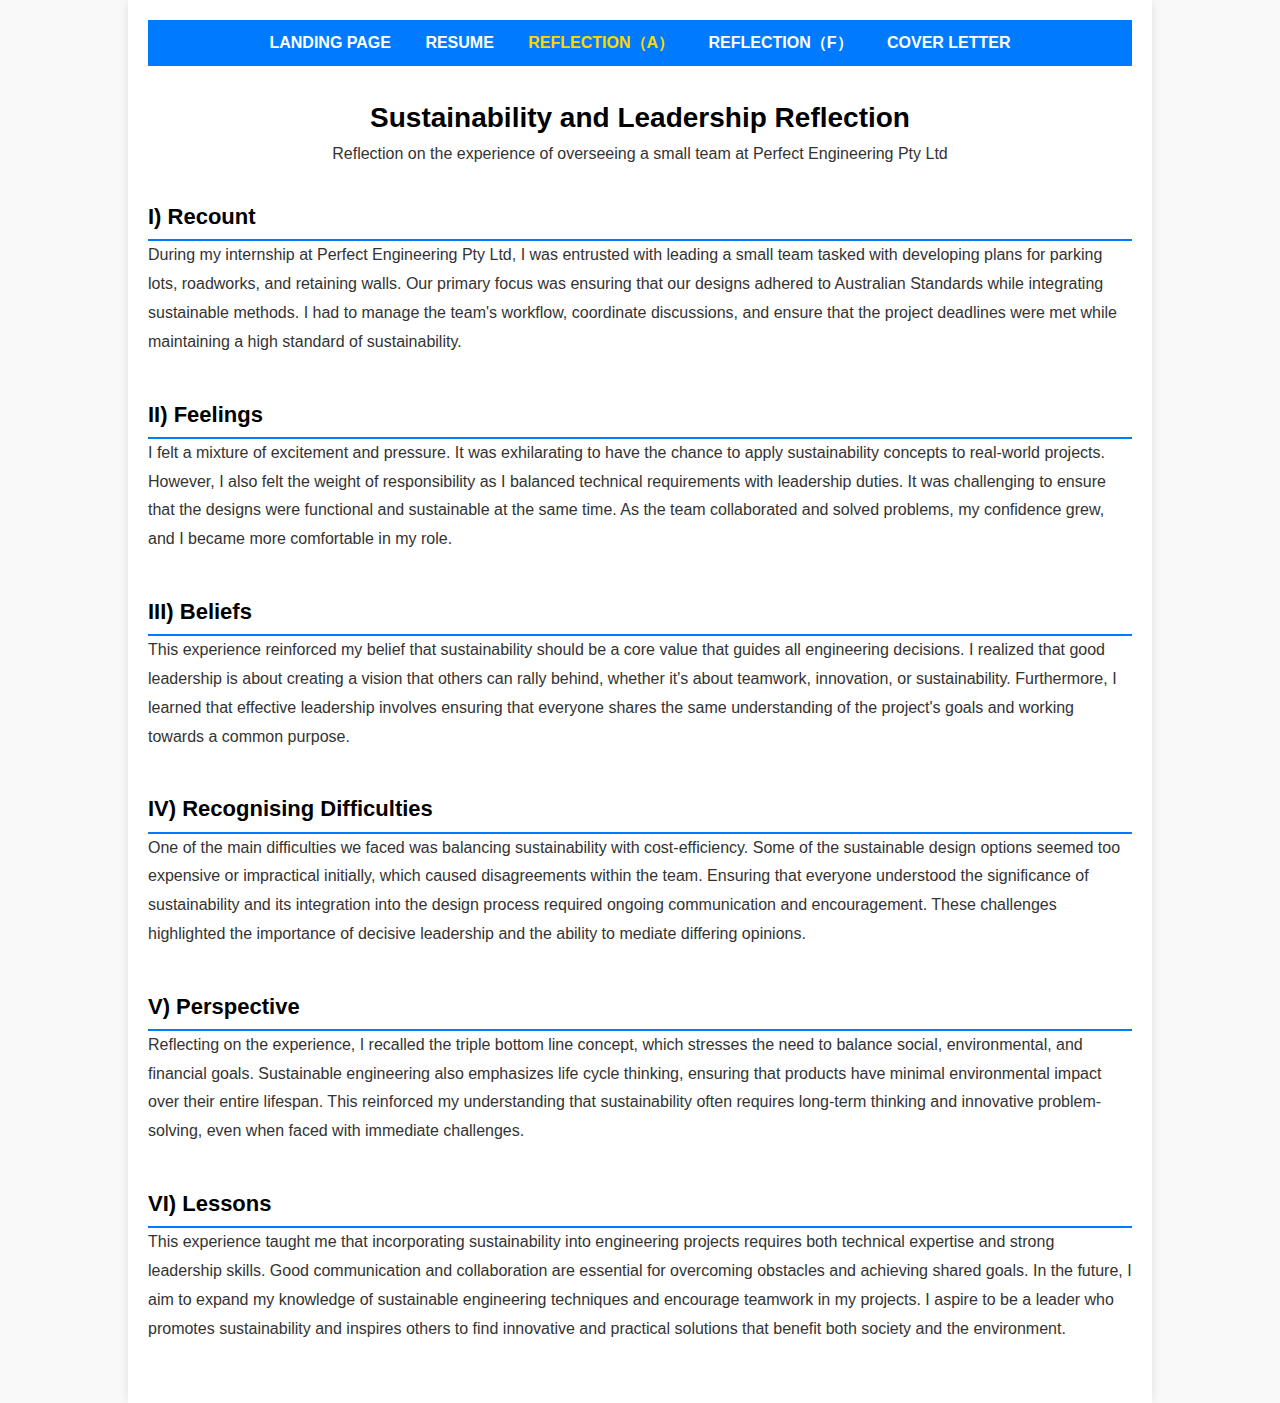
<file: reflection.html>
<!DOCTYPE html>
<html lang="en">

<head>
	<meta charset="UTF-8">
	<meta name="viewport" content="width=device-width, initial-scale=1.0">
	<title>Sustainability Reflection</title>
	<link rel="stylesheet" href="./css/base.css">
	<style>
		header {
			text-align: center;
			margin-bottom: 30px;
		}

		h1 {
			font-size: 28px;
			color: #000;
			font-weight: bold;
		}

		p {
			font-size: 16px;
			margin-bottom: 20px;
			line-height: 1.8;
		}

		/* Section styling */
		.reflection {
			margin-bottom: 40px;
		}

		h2 {
			font-size: 22px;
			margin-top: 20px;
			color: #000;
			border-bottom: 2px solid #007BFF;
			padding-bottom: 5px;
		}

		footer {
			text-align: center;
			font-size: 14px;
			margin-top: 30px;
			color: #777;
		}
	</style>
</head>

<body>
	<div class="container">
		<nav>
			<ul>
				<li><a href="./index.html">LANDING PAGE</a></li>
				<li><a href="./resume.html">RESUME</a></li>
				<li><a href="./reflection.html" class="act">REFLECTION（A）</a></li>
				<li><a href="./reflection2.html">REFLECTION（F）</a></li>
				<li><a href="./cover.html">COVER LETTER</a></li>
			</ul>
		</nav>
		<header>
			<h1>Sustainability and Leadership Reflection</h1>
			<p>Reflection on the experience of overseeing a small team at Perfect Engineering Pty Ltd</p>
		</header>

		<section class="reflection" id="recount">
			<h2>I) Recount</h2>
			<p>During my internship at Perfect Engineering Pty Ltd, I was entrusted with leading a small team tasked
				with
				developing plans for parking lots, roadworks, and retaining walls. Our primary focus was ensuring that
				our
				designs adhered to Australian Standards while integrating sustainable methods. I had to manage the
				team's
				workflow, coordinate discussions, and ensure that the project deadlines were met while maintaining a
				high
				standard of sustainability.</p>
		</section>

		<section class="reflection" id="feelings">
			<h2>II) Feelings</h2>
			<p>I felt a mixture of excitement and pressure. It was exhilarating to have the chance to apply
				sustainability
				concepts to real-world projects. However, I also felt the weight of responsibility as I balanced
				technical
				requirements with leadership duties. It was challenging to ensure that the designs were functional and
				sustainable at the same time. As the team collaborated and solved problems, my confidence grew, and I
				became
				more comfortable in my role.</p>
		</section>

		<section class="reflection" id="beliefs">
			<h2>III) Beliefs</h2>
			<p>This experience reinforced my belief that sustainability should be a core value that guides all
				engineering
				decisions. I realized that good leadership is about creating a vision that others can rally behind,
				whether it's
				about teamwork, innovation, or sustainability. Furthermore, I learned that effective leadership involves
				ensuring that everyone shares the same understanding of the project's goals and working towards a common
				purpose.</p>
		</section>

		<section class="reflection" id="recognising-difficulties">
			<h2>IV) Recognising Difficulties</h2>
			<p>One of the main difficulties we faced was balancing sustainability with cost-efficiency. Some of the
				sustainable design options seemed too expensive or impractical initially, which caused disagreements
				within the
				team. Ensuring that everyone understood the significance of sustainability and its integration into the
				design
				process required ongoing communication and encouragement. These challenges highlighted the importance of
				decisive leadership and the ability to mediate differing opinions.</p>
		</section>

		<section class="reflection" id="perspective">
			<h2>V) Perspective</h2>
			<p>Reflecting on the experience, I recalled the triple bottom line concept, which stresses the need to
				balance
				social, environmental, and financial goals. Sustainable engineering also emphasizes life cycle thinking,
				ensuring that products have minimal environmental impact over their entire lifespan. This reinforced my
				understanding that sustainability often requires long-term thinking and innovative problem-solving, even
				when
				faced with immediate challenges.</p>
		</section>

		<section class="reflection" id="lessons">
			<h2>VI) Lessons</h2>
			<p>This experience taught me that incorporating sustainability into engineering projects requires both
				technical
				expertise and strong leadership skills. Good communication and collaboration are essential for
				overcoming
				obstacles and achieving shared goals. In the future, I aim to expand my knowledge of sustainable
				engineering
				techniques and encourage teamwork in my projects. I aspire to be a leader who promotes sustainability
				and
				inspires others to find innovative and practical solutions that benefit both society and the
				environment.</p>
		</section>
	</div>
</body>

</html>
</file>
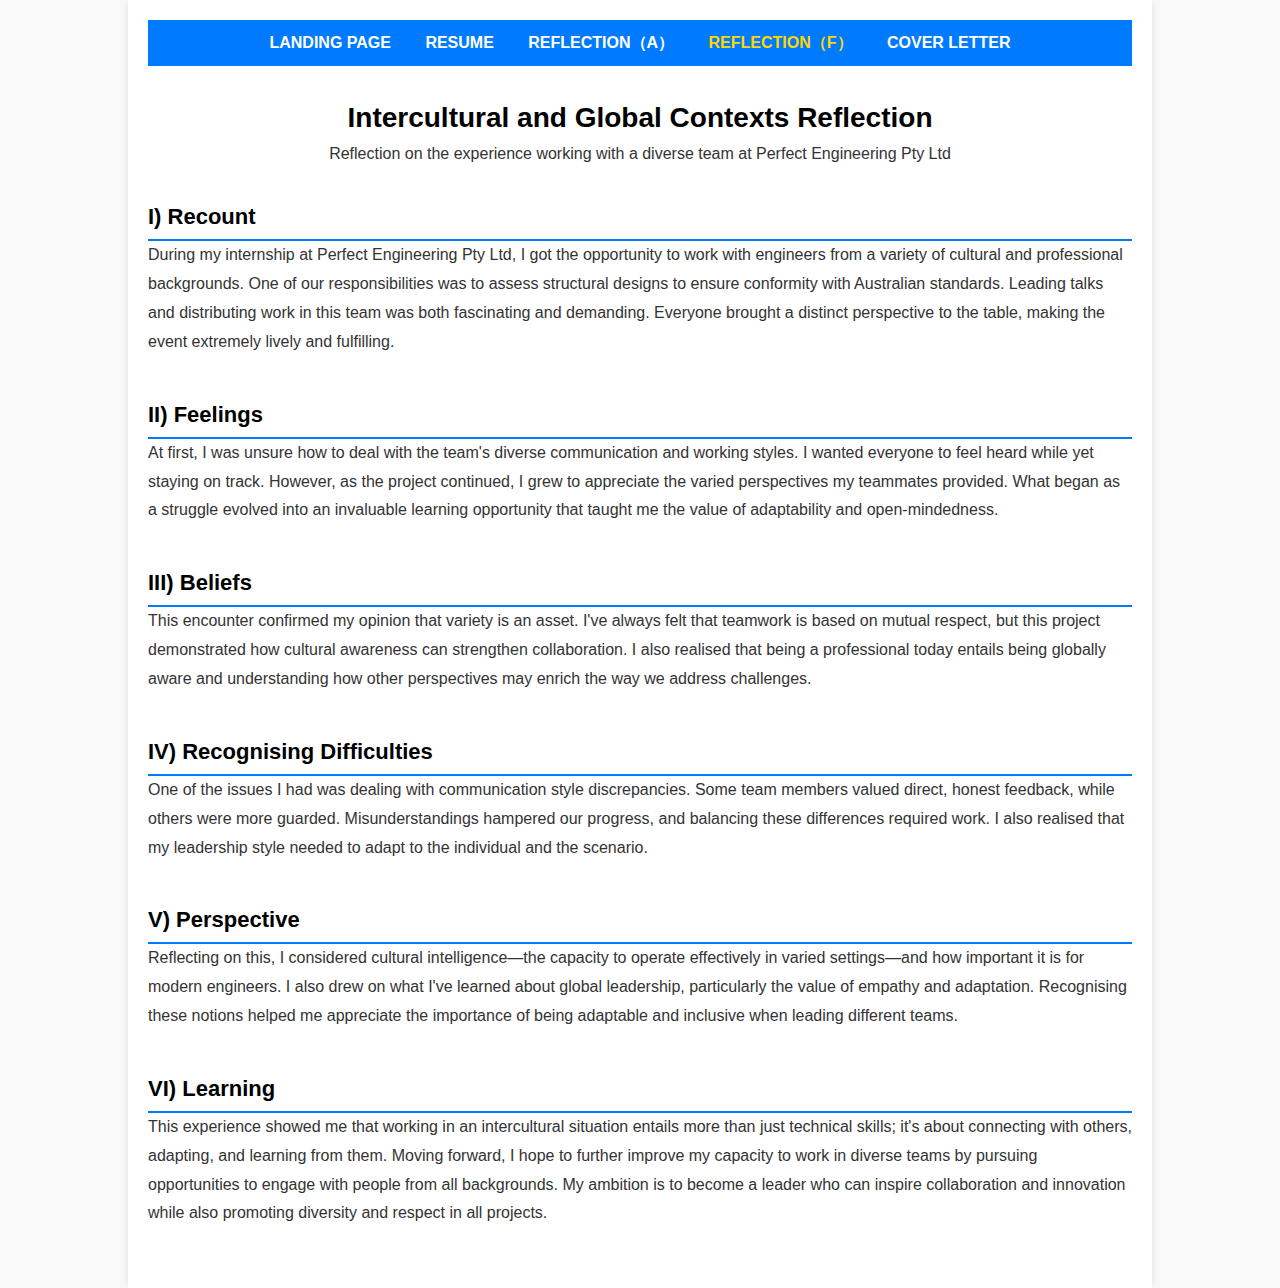
<file: reflection2.html>
<!DOCTYPE html>
<html lang="en">

<head>
	<meta charset="UTF-8">
	<meta name="viewport" content="width=device-width, initial-scale=1.0">
	<title>Intercultural and Global Contexts Reflection</title>
	<link rel="stylesheet" href="./css/base.css">
	<style>
		/* General reset and basic styles */
		header {
			text-align: center;
			margin-bottom: 30px;
		}

		h1 {
			font-size: 28px;
			color: #000;
			font-weight: bold;
		}

		p {
			font-size: 16px;
			margin-bottom: 20px;
			line-height: 1.8;
		}

		/* Section styling */
		.reflection {
			margin-bottom: 40px;
		}

		h2 {
			font-size: 22px;
			margin-top: 20px;
			color: #000;
			border-bottom: 2px solid #007BFF;
			padding-bottom: 5px;
		}

		/* Styling for the footer */
		footer {
			text-align: center;
			font-size: 14px;
			margin-top: 30px;
			color: #777;
		}
	</style>
</head>

<body>
	<div class="container">
		<nav>
			<ul>
				<li><a href="./index.html">LANDING PAGE</a></li>
				<li><a href="./resume.html">RESUME</a></li>
				<li><a href="./reflection.html">REFLECTION（A）</a></li>
				<li><a href="./reflection2.html" class="act">REFLECTION（F）</a></li>
				<li><a href="./cover.html">COVER LETTER</a></li>
			</ul>
		</nav>
		<header>
			<h1>Intercultural and Global Contexts Reflection</h1>
			<p>Reflection on the experience working with a diverse team at Perfect Engineering Pty Ltd</p>
		</header>

		<section class="reflection" id="recount">
			<h2>I) Recount</h2>
			<p>During my internship at Perfect Engineering Pty Ltd, I got the opportunity to work with engineers from a
				variety of cultural and professional backgrounds. One of our responsibilities was to assess structural
				designs
				to ensure conformity with Australian standards. Leading talks and distributing work in this team was
				both
				fascinating and demanding. Everyone brought a distinct perspective to the table, making the event
				extremely
				lively and fulfilling.</p>
		</section>

		<section class="reflection" id="feelings">
			<h2>II) Feelings</h2>
			<p>At first, I was unsure how to deal with the team's diverse communication and working styles. I wanted
				everyone
				to feel heard while yet staying on track. However, as the project continued, I grew to appreciate the
				varied
				perspectives my teammates provided. What began as a struggle evolved into an invaluable learning
				opportunity
				that taught me the value of adaptability and open-mindedness.</p>
		</section>

		<section class="reflection" id="beliefs">
			<h2>III) Beliefs</h2>
			<p>This encounter confirmed my opinion that variety is an asset. I've always felt that teamwork is based on
				mutual
				respect, but this project demonstrated how cultural awareness can strengthen collaboration. I also
				realised that
				being a professional today entails being globally aware and understanding how other perspectives may
				enrich the
				way we address challenges.</p>
		</section>

		<section class="reflection" id="recognising-difficulties">
			<h2>IV) Recognising Difficulties</h2>
			<p>One of the issues I had was dealing with communication style discrepancies. Some team members valued
				direct,
				honest feedback, while others were more guarded. Misunderstandings hampered our progress, and balancing
				these
				differences required work. I also realised that my leadership style needed to adapt to the individual
				and the
				scenario.</p>
		</section>

		<section class="reflection" id="perspective">
			<h2>V) Perspective</h2>
			<p>Reflecting on this, I considered cultural intelligence—the capacity to operate effectively in varied
				settings—and how important it is for modern engineers. I also drew on what I've learned about global
				leadership,
				particularly the value of empathy and adaptation. Recognising these notions helped me appreciate the
				importance
				of being adaptable and inclusive when leading different teams.</p>
		</section>

		<section class="reflection" id="learning">
			<h2>VI) Learning</h2>
			<p>This experience showed me that working in an intercultural situation entails more than just technical
				skills;
				it's about connecting with others, adapting, and learning from them. Moving forward, I hope to further
				improve
				my capacity to work in diverse teams by pursuing opportunities to engage with people from all
				backgrounds. My
				ambition is to become a leader who can inspire collaboration and innovation while also promoting
				diversity and
				respect in all projects.</p>
		</section>
	</div>
</body>

</html>
</file>
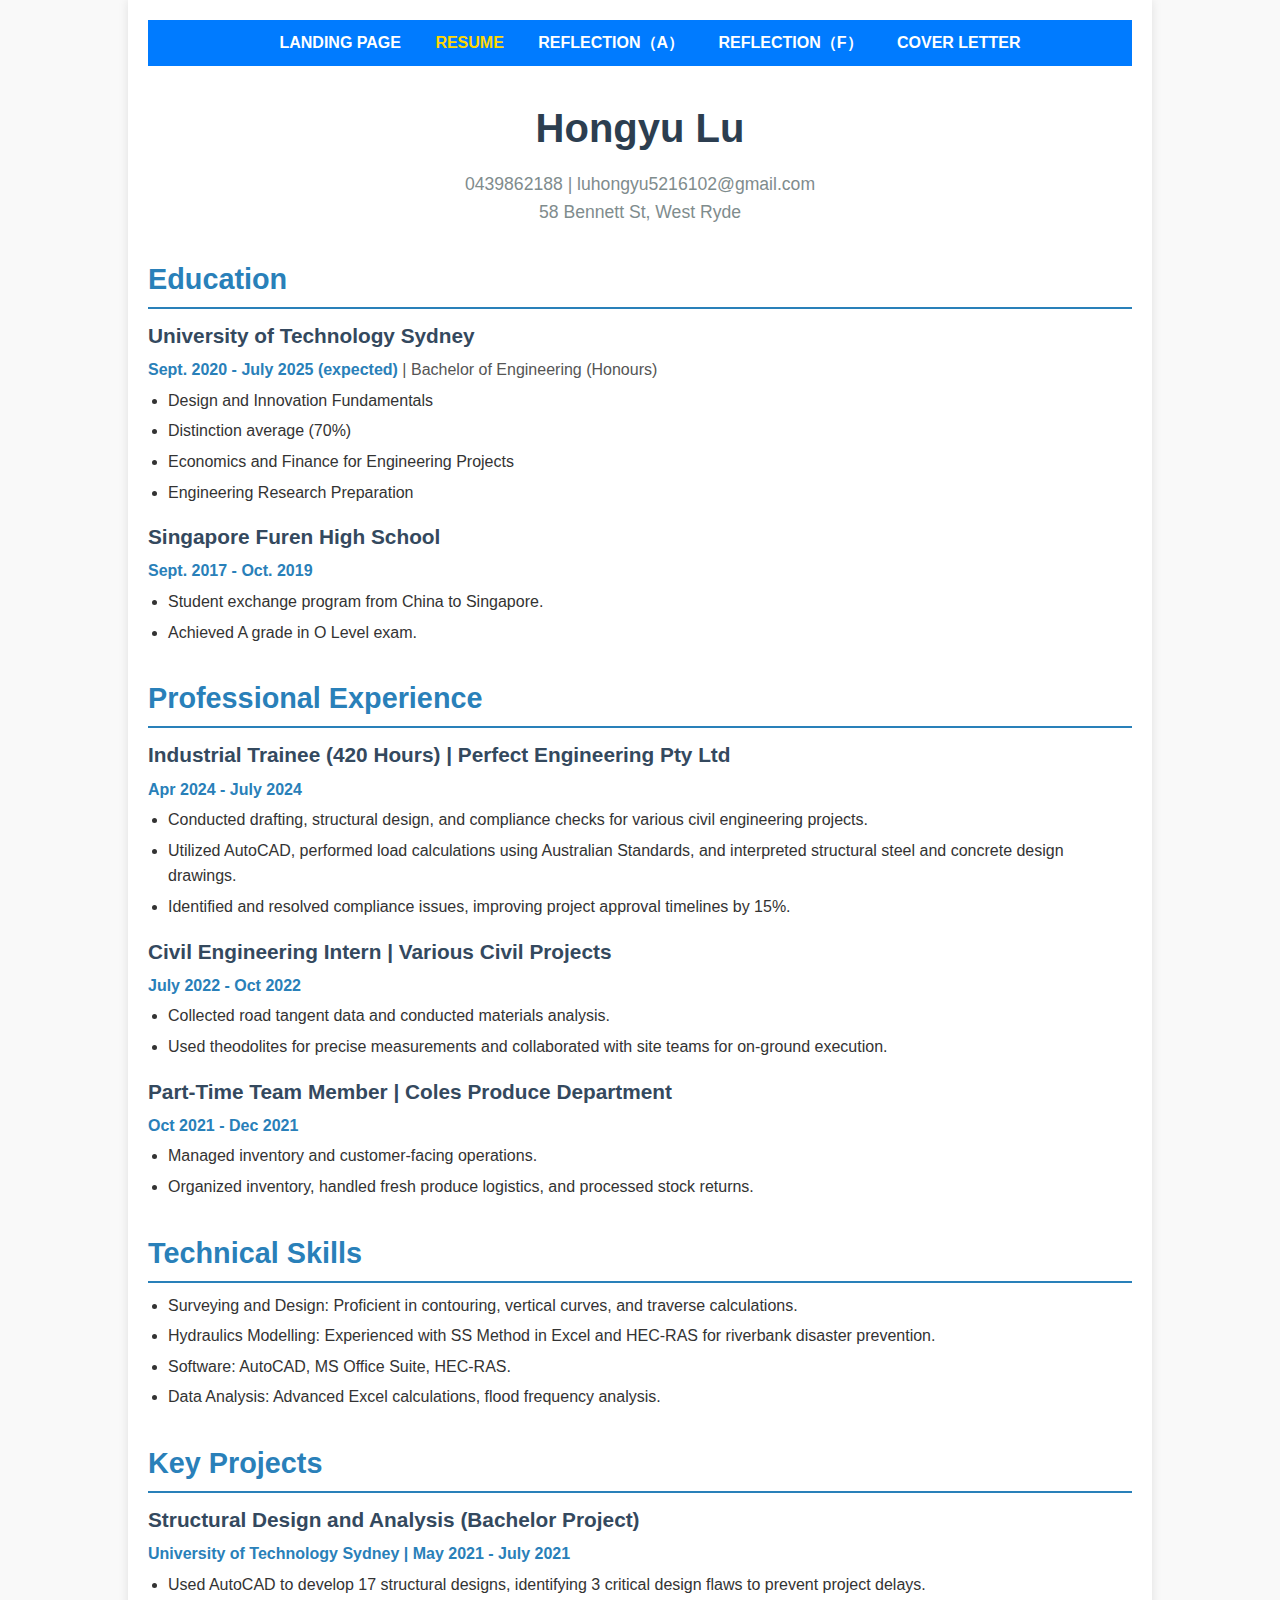
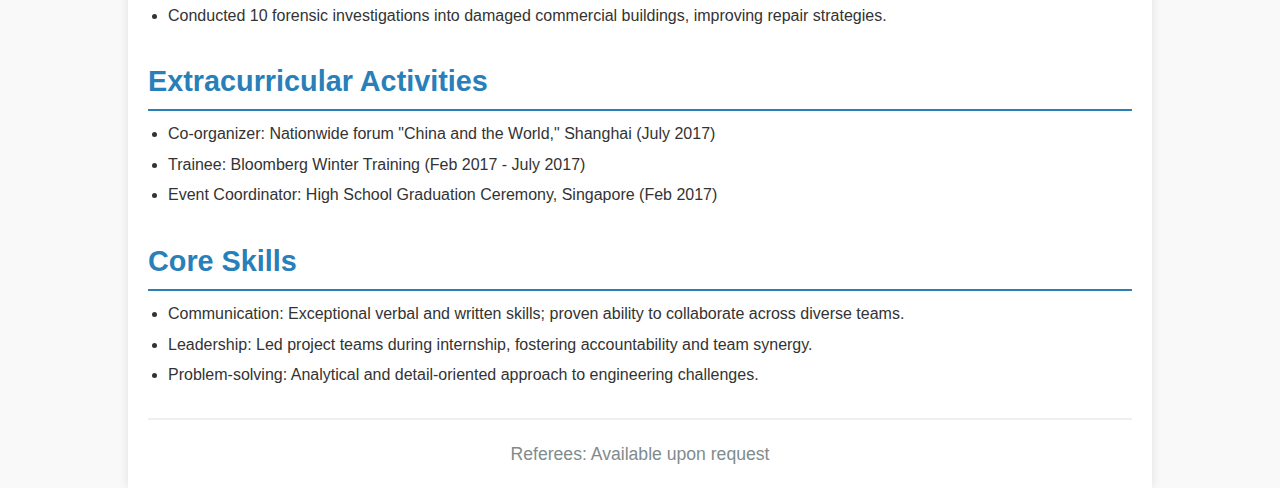
<file: resume.html>
<!DOCTYPE html>
<html lang="en">

<head>
	<meta charset="UTF-8">
	<meta name="viewport" content="width=device-width, initial-scale=1.0">
	<title>Hongyu Lu's Resume</title>
	<link rel="stylesheet" href="./css/base.css">
	<style>
		header {
			text-align: center;
			margin-bottom: 30px;
		}

		header h1 {
			font-size: 2.5em;
			color: #2c3e50;
			margin-bottom: 10px;
		}

		header .contact {
			font-size: 1.1em;
			color: #7f8c8d;
		}

		/* Section titles */
		h2 {
			font-size: 1.8em;
			color: #2980b9;
			margin-bottom: 10px;
			border-bottom: 2px solid #2980b9;
			padding-bottom: 5px;
		}

		/* Education and Experience sections */
		section {
			margin-bottom: 30px;
		}

		.education-item,
		.experience-item,
		.project-item {
			margin-bottom: 15px;
		}

		h3 {
			font-size: 1.3em;
			color: #34495e;
			margin-bottom: 5px;
		}

		p {
			font-size: 1em;
			color: #555;
		}

		ul {
			list-style-type: disc;
			padding-left: 20px;
			margin-top: 5px;
		}

		ul li {
			margin-bottom: 5px;
		}

		/* Footer */
		footer {
			text-align: center;
			font-size: 1em;
			color: #7f8c8d;
			margin-top: 30px;
			border-top: 2px solid #ecf0f1;
			padding-top: 10px;
		}

		/* Styling for different sections */
		.skills ul,
		.projects ul,
		.extracurricular ul,
		.core-skills ul {
			padding-left: 20px;
		}

		footer p {
			font-size: 1.1em;
			margin-top: 10px;
			color: #7f8c8d;
		}

		span {
			font-weight: bold;
			color: #2980b9;
		}
	</style>
</head>

<body>
	<div class="container">
		<nav>
			<ul style="margin: auto;">
				<li><a href="./index.html">LANDING PAGE</a></li>
				<li><a href="./resume.html" class="act">RESUME</a></li>
				<li><a href="./reflection.html">REFLECTION（A）</a></li>
				<li><a href="./reflection2.html">REFLECTION（F）</a></li>
				<li><a href="./cover.html">COVER LETTER</a></li>
			</ul>
		</nav>
		<header>
			<h1>Hongyu Lu</h1>
			<p class="contact">0439862188 | luhongyu5216102@gmail.com</p>
			<p class="contact">58 Bennett St, West Ryde</p>
		</header>

		<section class="education">
			<h2>Education</h2>
			<div class="education-item">
				<h3>University of Technology Sydney</h3>
				<p><span>Sept. 2020 - July 2025 (expected)</span> | Bachelor of Engineering (Honours)</p>
				<ul>
					<li>Design and Innovation Fundamentals</li>
					<li>Distinction average (70%)</li>
					<li>Economics and Finance for Engineering Projects</li>
					<li>Engineering Research Preparation</li>
				</ul>
			</div>
			<div class="education-item">
				<h3>Singapore Furen High School</h3>
				<p><span>Sept. 2017 - Oct. 2019</span></p>
				<ul>
					<li>Student exchange program from China to Singapore.</li>
					<li>Achieved A grade in O Level exam.</li>
				</ul>
			</div>
		</section>

		<section class="experience">
			<h2>Professional Experience</h2>
			<div class="experience-item">
				<h3>Industrial Trainee (420 Hours) | Perfect Engineering Pty Ltd</h3>
				<p><span>Apr 2024 - July 2024</span></p>
				<ul>
					<li>Conducted drafting, structural design, and compliance checks for various civil engineering
						projects.</li>
					<li>Utilized AutoCAD, performed load calculations using Australian Standards, and interpreted
						structural steel and concrete design drawings.</li>
					<li>Identified and resolved compliance issues, improving project approval timelines by 15%.</li>
				</ul>
			</div>
			<div class="experience-item">
				<h3>Civil Engineering Intern | Various Civil Projects</h3>
				<p><span>July 2022 - Oct 2022</span></p>
				<ul>
					<li>Collected road tangent data and conducted materials analysis.</li>
					<li>Used theodolites for precise measurements and collaborated with site teams for on-ground
						execution.</li>
				</ul>
			</div>
			<div class="experience-item">
				<h3>Part-Time Team Member | Coles Produce Department</h3>
				<p><span>Oct 2021 - Dec 2021</span></p>
				<ul>
					<li>Managed inventory and customer-facing operations.</li>
					<li>Organized inventory, handled fresh produce logistics, and processed stock returns.</li>
				</ul>
			</div>
		</section>

		<section class="skills">
			<h2>Technical Skills</h2>
			<ul>
				<li>Surveying and Design: Proficient in contouring, vertical curves, and traverse calculations.</li>
				<li>Hydraulics Modelling: Experienced with SS Method in Excel and HEC-RAS for riverbank disaster
					prevention.</li>
				<li>Software: AutoCAD, MS Office Suite, HEC-RAS.</li>
				<li>Data Analysis: Advanced Excel calculations, flood frequency analysis.</li>
			</ul>
		</section>

		<section class="projects">
			<h2>Key Projects</h2>
			<div class="project-item">
				<h3>Structural Design and Analysis (Bachelor Project)</h3>
				<p><span>University of Technology Sydney | May 2021 - July 2021</span></p>
				<ul>
					<li>Used AutoCAD to develop 17 structural designs, identifying 3 critical design flaws to prevent
						project delays.</li>
					<li>Conducted 10 forensic investigations into damaged commercial buildings, improving repair
						strategies.</li>
				</ul>
			</div>
		</section>

		<section class="extracurricular">
			<h2>Extracurricular Activities</h2>
			<ul>
				<li>Co-organizer: Nationwide forum "China and the World," Shanghai (July 2017)</li>
				<li>Trainee: Bloomberg Winter Training (Feb 2017 - July 2017)</li>
				<li>Event Coordinator: High School Graduation Ceremony, Singapore (Feb 2017)</li>
			</ul>
		</section>

		<section class="core-skills">
			<h2>Core Skills</h2>
			<ul>
				<li>Communication: Exceptional verbal and written skills; proven ability to collaborate across diverse
					teams.</li>
				<li>Leadership: Led project teams during internship, fostering accountability and team synergy.</li>
				<li>Problem-solving: Analytical and detail-oriented approach to engineering challenges.</li>
			</ul>
		</section>

		<footer>
			<p>Referees: Available upon request</p>
		</footer>
	</div>
</body>

</html>
</file>
<file: other/css/base.css>
/* 清除默认样式的代码 */
/* 去除常见标签默认的 margin 和 padding */
body,
h1,
h2,
h3,
h4,
h5,
h6,
p,
ul,
ol,
li,
dl,
dt,
dd,
input {
	margin: 0;
	padding: 0;
}

/* 內减模式 */
* {
	box-sizing: border-box;
}

/* 设置网页统一的字体大小、行高、字体系列相关属性 */
body {
	font: 16px/1.5 "Helvetica Neue", Helvetica, Arial, "Microsoft Yahei",
		"Hiragino Sans GB", "Heiti SC", "WenQuanYi Micro Hei", sans-serif;
	color: #333;
	background-color: #fff;

}

/* 去除列表默认样式 */
ul,
ol {
	list-style: none;
}

/* 去除默认的倾斜效果 */
em,
i {
	font-style: normal;
}

/* 去除a标签默认下划线，并设置默认文字颜色 */
a {
	text-decoration: none;
	color: #333;
}

/* 设置img的垂直对齐方式为居中对齐，去除img默认下间隙 */
img {
	width: 100%;
	vertical-align: middle;
}

/* 去除input默认样式 */
input {
	border: none;
	outline: none;
	color: #333;
}

/* 左浮动 */
.fl {
	float: left;
}

/* 右浮动 */
.fr {
	float: right;
}

/* 双伪元素清除法 */
.clearfix::before,
.clearfix::after {
	content: "";
	display: table;
}

.clearfix::after {
	clear: both;
}

.one-overflow-space {
	white-space: nowrap;
	overflow: hidden;
	text-overflow: ellipsis;
}

.w {
	margin: auto;
	width: 1120px;
}

.bw {
	width: 96%;
	margin: auto;
}
</file>
<file: other/css/index.css>
.header {
  display: flex;
  justify-content: space-between;
  height: 60px;
  align-items: center;
}
.header .logo {
  color: #222;
  font-family: "Dosis", sans-serif;
  font-size: 22px;
  font-weight: 600;
  letter-spacing: 1px;
  text-transform: uppercase;
}
.header .logo span {
  color: #0088cc;
}
.header .nav {
  height: 60px;
  display: flex;
  justify-content: space-between;
  align-items: center;
}
.header .nav li {
  padding: 0 15px;
}
.header .nav li a {
  color: #464646;
  font-family: "Lato", sans-serif;
  font-size: 14px;
  font-weight: 400;
  letter-spacing: 1px;
  position: relative;
  text-transform: uppercase;
}
.picture {
  margin-top: 45px;
}
.picture .productTitle {
  margin: auto auto 70px;
  width: 60%;
}
.picture .productTitle h2 {
  text-align: center;
  margin-bottom: 40px;
  text-transform: uppercase;
  position: relative;
  font-size: 30px;
  color: #232332;
  margin-top: 0px;
  font-style: normal;
  font-weight: 300;
  letter-spacing: 0.5px;
}
.picture .productTitle h2::before {
  background: #232323 none repeat scroll 0 0;
  bottom: -20px;
  content: "";
  height: 1px;
  left: 50%;
  position: absolute;
  top: auto;
  -webkit-transform: translateY(0px) translateX(-50%);
  transform: translateY(0px) translateX(-50%);
  width: 70px;
}
.picture .productTitle p {
  letter-spacing: 0.5px;
  font-size: 14px;
  font-weight: normal;
  line-height: 24px;
  color: #464646;
  margin-bottom: 15px;
  text-indent: 2em;
}
.picture .navTabs {
  display: flex;
}
.picture .navTabs li {
  box-shadow: 0 0 1px rgba(0, 0, 0, 0);
  font-size: 12px;
  position: relative;
  text-transform: uppercase;
  transform: perspective(1px) translateZ(0px);
  transition-duration: 0.3s;
  transition-property: transform;
  vertical-align: middle;
  margin: 0 15px;
}
.picture .navTabs li::before {
  background: rgba(0, 0, 0, 0) radial-gradient(ellipse at center center, rgba(0, 0, 0, 0.25) 0%, rgba(0, 0, 0, 0) 80%) repeat scroll 0 0;
  content: "";
  height: 10px;
  left: 0;
  opacity: 0;
  pointer-events: none;
  position: absolute;
  top: 100%;
  transition-duration: 0.3s;
  transition-property: transform, opacity;
  width: 100%;
  z-index: -1;
}
.picture .navTabs li:hover::before {
  opacity: 1;
  transform: translateY(5px);
}
.picture .navTabs .active::before {
  opacity: 1;
  transform: translateY(5px);
}
.picture .imgs {
  display: flex;
  justify-content: space-between;
  flex-wrap: wrap;
}
.picture .imgs .item {
  box-shadow: 0 5px 15px rgba(0, 0, 0, 0.1);
  width: 24%;
  margin-bottom: 20px;
  transition: all 0.3s ease 0s;
}
.picture .imgs .item .img {
  display: block;
  width: 100%;
  height: 350px;
  background-size: cover;
  overflow: hidden;
}
.picture .imgs .item .img img {
  width: 100%;
  height: 100%;
  transition: 0.5s;
}
.picture .imgs .item .img img:hover {
  transform: scale(1.05);
}
.picture .imgs .item .text {
  opacity: 1;
  padding: 20px 18px;
  position: static;
}
.picture .imgs .item .text h3 {
  font-size: 18px;
  font-weight: 300;
}
.picture .more {
  margin-top: 25px;
  text-align: center;
}
.picture .more a {
  border: 1px solid #ddd;
  display: inline-block;
  font-size: 14px;
  padding: 8px 25px;
  text-transform: uppercase;
}
.picture .more a:hover {
  border-color: #464646;
}
.videoMain {
  margin-top: 40px;
}
.videoMain .productTitle {
  margin: auto auto 70px;
  width: 60%;
}
.videoMain .productTitle h2 {
  text-align: center;
  margin-bottom: 40px;
  text-transform: uppercase;
  position: relative;
  font-size: 30px;
  color: #232332;
  margin-top: 0px;
  font-style: normal;
  font-weight: 300;
  letter-spacing: 0.5px;
}
.videoMain .productTitle h2::before {
  background: #232323 none repeat scroll 0 0;
  bottom: -20px;
  content: "";
  height: 1px;
  left: 50%;
  position: absolute;
  top: auto;
  -webkit-transform: translateY(0px) translateX(-50%);
  transform: translateY(0px) translateX(-50%);
  width: 70px;
}
.videoMain .productTitle p {
  letter-spacing: 0.5px;
  font-size: 14px;
  font-weight: normal;
  line-height: 24px;
  color: #464646;
  margin-bottom: 15px;
  text-indent: 2em;
}
.videoMain .videos {
  display: flex;
  justify-content: space-between;
}
.videoMain .videos .item {
  display: flex;
  width: 31.5%;
  border: 1px solid #ededed;
  box-shadow: 0 5px 5px rgba(0, 0, 0, 0.05);
  transition: all 0.3s ease 0s;
  flex-direction: column;
}
.videoMain .videos .item .show-video {
  position: relative;
  height: 250px;
}
.videoMain .videos .item .show-video img {
  height: 250px;
}
.videoMain .videos .item .show-video:hover span {
  opacity: 1;
}
.videoMain .videos .item .show-video span {
  position: absolute;
  width: 90%;
  height: 90%;
  left: 5%;
  top: 5%;
  background: url('../images/icon1.png') no-repeat center / cover;
  opacity: 0;
  transition: all ease-out 300ms;
  cursor: pointer;
}
.videoMain .videos .item .blogText {
  overflow: hidden;
  padding: 15px;
}
.videoMain .videos .item .blogText p {
  letter-spacing: 0.5px;
  font-size: 14px;
  font-weight: normal;
  line-height: 24px;
  color: #464646;
  height: 192px;
}
.videoMain .videos .item .blogText a {
  margin-top: 8px;
  padding: 8px 15px;
  background-color: rgba(0, 0, 0, 0);
  border: 1px solid #c1c1c1;
  color: #222222;
  display: inline-block;
  font-size: 12px;
  text-transform: uppercase;
  -webkit-transition: all 0.3s ease 0s;
  transition: all 0.3s ease 0s;
}
.videoMain .videos .item .blogText a:hover {
  border: 1px solid #464646;
}
.searchMain {
  display: flex;
  justify-content: space-between;
}
.searchMain .l h4 {
  display: inline-block;
  font-size: 24px;
  letter-spacing: 1.5px;
  margin-bottom: 5px;
  text-transform: uppercase;
}
.searchMain .l p {
  font-size: 15px;
  letter-spacing: 0.5px;
  margin: 0;
  text-transform: unset;
}
.searchMain .search {
  display: flex;
  justify-content: flex-end;
}
.searchMain .search input {
  border: 1px solid #e5e5e5;
  height: 45px;
  padding: 0 15px;
  text-transform: capitalize;
  width: 350px;
}
.searchMain .search button {
  border-image: none;
  border-style: solid;
  border-width: 1px;
  color: #232323;
  font-size: 12px;
  height: 45px;
  letter-spacing: 1px;
  margin-left: -3px;
  padding: 0 25px;
  position: relative;
  text-transform: uppercase;
  top: -1px;
  -webkit-transition: all 0.3s ease 0s;
  transition: all 0.3s ease 0s;
  border: none;
}
.footer {
  text-align: center;
  margin-top: 25px;
  margin-bottom: 20px;
}
.footer p {
  color: #464646;
  font-family: "Lato", sans-serif;
  font-size: 14px;
  font-weight: 400;
  letter-spacing: 1px;
}
.preview {
  display: none;
  position: fixed;
  top: 0;
  left: 0;
  width: 100%;
  height: 100%;
  background-color: rgba(0, 0, 0, 0.8);
  justify-content: center;
  align-items: center;
}
.preview img {
  max-width: 85%;
  max-height: 85%;
}
.preview .close {
  position: absolute;
  top: 20px;
  right: 30px;
  color: white;
  font-size: 40px;
  cursor: pointer;
}
</file>
<file: css/base.css>
/* General styles */
* {
    margin: 0;
    padding: 0;
    box-sizing: border-box;
}

body {
    font-family: Arial, sans-serif;
    background-color: #f9f9f9;
    color: #333;
    line-height: 1.6;
}


.container {
    width: 80%;
    margin: 0 auto;
    max-width: 1200px;
    min-width: 960px;
    padding: 20px;
    background-color: #fff;
    box-shadow: 0 0 10px rgba(0, 0, 0, 0.1);
}


/* 导航栏样式 */
nav {
    background-color: #007BFF;
    padding: 10px 0;
    margin-bottom: 30px;
}

nav ul {
    list-style-type: none;
    text-align: center;
}

nav ul li {
    display: inline;
    margin: 0 15px;
}

nav ul li a {
    text-decoration: none;
    color: white;
    font-weight: bold;
    font-size: 16px;
}

nav ul li a:hover {
    color: #FFD700;
}

.act{
    color: #FFD700;
}
</file>
<file: css/other.css>
/* 页面标题样式 - 蓝色文字加下划线 */
.h2t {
  color: #527bbd;
  border-bottom: 2px solid #527bbd;
}
/* 通用阴影效果 */
.shadow {
  -webkit-box-shadow: 0 0 10px rgba(0, 0, 0, 0.5);
  -moz-box-shadow: 0 0 10px rgba(0, 0, 0, 0.5);
  box-shadow: 0 0 10px rgba(0, 0, 0, 0.5);
}
/* 通用内边距：上下20px，左右50px */
.padd20205020 {
  padding: 20px 20px 50px 20px;
}
/* 主要内容区布局 */
.people {
  display: flex;
  /* 左右分栏布局 */
  justify-content: space-between;
  gap: 20px;
  margin-bottom: 20px;
  /* 左侧导航栏 */
  /* 右侧主要内容区 */
}
.people .panel {
  width: 25%;
  /* 占25%宽度 */
  background-color: #f6f6f6;
  border-radius: 5px;
  height: max-content;
  /* 高度自适应内容 */
  position: relative;
  /* 相对定位，可跟随滚动 */
  top: 80px;
  /* 初始位置下移80px */
  transition: all 0.7s;
  /* 过渡动画 */
  /* 导航标题 */
  /* 导航菜单 */
}
.people .panel h4 {
  font-weight: 800;
  padding: 15px 30px;
  font-size: 18px;
  color: #527bbd;
  border-bottom: 3px solid #527bbd;
}
.people .panel ul li {
  /* 鼠标悬停效果 */
}
.people .panel ul li a {
  display: block;
  padding: 10px 30px;
  font-size: 15px;
  line-height: 1.33;
  color: #626262;
}
.people .panel ul li:hover {
  background-color: #dddddd;
}
.people .people-main {
  flex: 1;
  /* 占据剩余空间 */
  background-color: #fff;
  padding: 20px;
  /* 实验室负责人区域 */
  /* 博士后和博士生区域 */
  /* 团队合影区域 */
  /* 研究主题区域 */
  /* 实验室视频区域 */
  /* 论文发表区域 */
  /* 加入我们 - 图片库 */
  /* 加入我们 - 博士生部分 */
  /* 加入我们 - 博士后和研究助理 */
  /* 联系我们区域 */
}
.people .people-main .principle .content {
  padding: 20px 20px 50px 20px;
  display: flex;
  gap: 30px;
  justify-content: space-between;
}
.people .people-main .principle .content img {
  width: 25%;
  /* 图片宽度25% */
  height: 250px;
  /* 固定高度 */
}
.people .people-main .postdoctoral .content,
.people .people-main .phd .content {
  padding: 20px 20px 50px 20px;
  display: grid;
  /* 网格布局 */
  gap: 30px;
  grid-template-columns: repeat(2, 1fr);
  /* 两列网格 */
}
.people .people-main .postdoctoral .content .item,
.people .people-main .phd .content .item {
  display: flex;
  gap: 15px;
}
.people .people-main .postdoctoral .content .item img,
.people .people-main .phd .content .item img {
  width: 150px;
  /* 固定宽度 */
  height: 200px;
  /* 固定高度 */
}
.people .people-main .group .content {
  padding: 20px 20px 20px 20px;
}
.people .people-main .group .content .item {
  display: flex;
  gap: 30px;
}
.people .people-main .group .content .item img {
  width: 40%;
  /* 图片占40%宽度 */
}
.people .people-main .research .content {
  padding: 20px 20px 20px 20px;
}
.people .people-main .research .content .item {
  display: flex;
  gap: 30px;
}
.people .people-main .research .content .item img {
  width: 40%;
}
.people .people-main .laboratory .content {
  padding-bottom: 20px;
}
.people .people-main .laboratory video {
  width: 100%;
  /* 视频占满宽度 */
  min-height: 350px;
  /* 最小高度 */
  margin-bottom: 20px;
  /* 最后一个视频无底部间距 */
}
.people .people-main .laboratory video:last-of-type {
  margin-bottom: 0;
}
.people .people-main .journal .jourItem {
  display: flex;
  margin-bottom: 10px;
  font-size: 15px;
  /* 最后一个无底部间距 */
  /* 序号区域 */
  /* 内容区域 */
}
.people .people-main .journal .jourItem:last-of-type {
  margin-bottom: 0;
}
.people .people-main .journal .jourItem span {
  width: 7%;
}
.people .people-main .journal .jourItem p {
  flex: 1;
}
.people .people-main .gallery .jItem {
  display: flex;
  justify-content: space-between;
  gap: 30px;
}
.people .people-main .gallery .jItem img {
  width: 45%;
  /* 图片占45%宽度 */
}
.people .people-main .gallery .jItem p {
  flex: 1;
  /* 文字占剩余空间 */
}
.people .people-main .jPhd .jourItem {
  display: flex;
  margin-bottom: 10px;
  font-size: 15px;
}
.people .people-main .jPhd .jourItem:last-of-type {
  margin-bottom: 0;
}
.people .people-main .jPhd .jourItem span {
  width: 5%;
}
.people .people-main .jPhd .jourItem p {
  flex: 1;
}
.people .people-main .postdocs ul {
  list-style: disc;
  /* 列表项圆点标记 */
  padding-left: 40px;
  /* 左侧缩进 */
}
.people .people-main .ctc {
  display: flex;
  padding-bottom: 20px;
}
.people .people-main .ctc ul li {
  font-size: 14px;
  /* 较小字体 */
}
.people .people-main .ctc img {
  width: 30%;
  /* 地图图片宽度 */
}
</file>
<file: swipper/swipper.css>
/**
 * Swiper 10.3.1
 * Most modern mobile touch slider and framework with hardware accelerated transitions
 * https://swiperjs.com
 *
 * Copyright 2014-2023 Vladimir Kharlampidi
 *
 * Released under the MIT License
 *
 * Released on: September 28, 2023
 */

@font-face {
    font-family: swiper-icons;
    src: url('data:application/font-woff;charset=utf-8;base64, [base64]//wADZ2x5ZgAAAywAAADMAAAD2MHtryVoZWFkAAABbAAAADAAAAA2E2+eoWhoZWEAAAGcAAAAHwAAACQC9gDzaG10eAAAAigAAAAZAAAArgJkABFsb2NhAAAC0AAAAFoAAABaFQAUGG1heHAAAAG8AAAAHwAAACAAcABAbmFtZQAAA/gAAAE5AAACXvFdBwlwb3N0AAAFNAAAAGIAAACE5s74hXjaY2BkYGAAYpf5Hu/j+W2+MnAzMYDAzaX6QjD6/4//Bxj5GA8AuRwMYGkAPywL13jaY2BkYGA88P8Agx4j+/8fQDYfA1AEBWgDAIB2BOoAeNpjYGRgYNBh4GdgYgABEMnIABJzYNADCQAACWgAsQB42mNgYfzCOIGBlYGB0YcxjYGBwR1Kf2WQZGhhYGBiYGVmgAFGBiQQkOaawtDAoMBQxXjg/wEGPcYDDA4wNUA2CCgwsAAAO4EL6gAAeNpj2M0gyAACqxgGNWBkZ2D4/wMA+xkDdgAAAHjaY2BgYGaAYBkGRgYQiAHyGMF8FgYHIM3DwMHABGQrMOgyWDLEM1T9/w8UBfEMgLzE////P/5//f/V/xv+r4eaAAeMbAxwIUYmIMHEgKYAYjUcsDAwsLKxc3BycfPw8jEQA/[base64]/uznmfPFBNODM2K7MTQ45YEAZqGP81AmGGcF3iPqOop0r1SPTaTbVkfUe4HXj97wYE+yNwWYxwWu4v1ugWHgo3S1XdZEVqWM7ET0cfnLGxWfkgR42o2PvWrDMBSFj/IHLaF0zKjRgdiVMwScNRAoWUoH78Y2icB/yIY09An6AH2Bdu/UB+yxopYshQiEvnvu0dURgDt8QeC8PDw7Fpji3fEA4z/PEJ6YOB5hKh4dj3EvXhxPqH/SKUY3rJ7srZ4FZnh1PMAtPhwP6fl2PMJMPDgeQ4rY8YT6Gzao0eAEA409DuggmTnFnOcSCiEiLMgxCiTI6Cq5DZUd3Qmp10vO0LaLTd2cjN4fOumlc7lUYbSQcZFkutRG7g6JKZKy0RmdLY680CDnEJ+UMkpFFe1RN7nxdVpXrC4aTtnaurOnYercZg2YVmLN/d/gczfEimrE/fs/bOuq29Zmn8tloORaXgZgGa78yO9/cnXm2BpaGvq25Dv9S4E9+5SIc9PqupJKhYFSSl47+Qcr1mYNAAAAeNptw0cKwkAAAMDZJA8Q7OUJvkLsPfZ6zFVERPy8qHh2YER+3i/BP83vIBLLySsoKimrqKqpa2hp6+jq6RsYGhmbmJqZSy0sraxtbO3sHRydnEMU4uR6yx7JJXveP7WrDycAAAAAAAH//wACeNpjYGRgYOABYhkgZgJCZgZNBkYGLQZtIJsFLMYAAAw3ALgAeNolizEKgDAQBCchRbC2sFER0YD6qVQiBCv/H9ezGI6Z5XBAw8CBK/m5iQQVauVbXLnOrMZv2oLdKFa8Pjuru2hJzGabmOSLzNMzvutpB3N42mNgZGBg4GKQYzBhYMxJLMlj4GBgAYow/P/PAJJhLM6sSoWKfWCAAwDAjgbRAAB42mNgYGBkAIIbCZo5IPrmUn0hGA0AO8EFTQAA');
    font-weight: 400;
    font-style: normal
}

:root {
    --swiper-theme-color: #007aff
}

:host {
    position: relative;
    display: block;
    margin-left: auto;
    margin-right: auto;
    z-index: 1
}

.swiper {
    margin-left: auto;
    margin-right: auto;
    position: relative;
    overflow: hidden;
    overflow: clip;
    list-style: none;
    padding: 0;
    z-index: 1;
    display: block
}

.swiper-vertical>.swiper-wrapper {
    flex-direction: column
}

.swiper-wrapper {
    position: relative;
    width: 100%;
    height: 100%;
    z-index: 1;
    display: flex;
    transition-property: transform;
    transition-timing-function: var(--swiper-wrapper-transition-timing-function, initial);
    box-sizing: content-box
}

.swiper-android .swiper-slide,
.swiper-ios .swiper-slide,
.swiper-wrapper {
    transform: translate3d(0px, 0, 0)
}

.swiper-horizontal {
    touch-action: pan-y
}

.swiper-vertical {
    touch-action: pan-x
}

.swiper-slide {
    flex-shrink: 0;
    width: 100%;
    height: 100%;
    position: relative;
    transition-property: transform;
    display: block
}

.swiper-slide-invisible-blank {
    visibility: hidden
}

.swiper-autoheight,
.swiper-autoheight .swiper-slide {
    height: auto
}

.swiper-autoheight .swiper-wrapper {
    align-items: flex-start;
    transition-property: transform, height
}

.swiper-backface-hidden .swiper-slide {
    transform: translateZ(0);
    -webkit-backface-visibility: hidden;
    backface-visibility: hidden
}

.swiper-3d.swiper-css-mode .swiper-wrapper {
    perspective: 1200px
}

.swiper-3d .swiper-wrapper {
    transform-style: preserve-3d
}

.swiper-3d {
    perspective: 1200px
}

.swiper-3d .swiper-cube-shadow,
.swiper-3d .swiper-slide {
    transform-style: preserve-3d
}

.swiper-css-mode>.swiper-wrapper {
    overflow: auto;
    scrollbar-width: none;
    -ms-overflow-style: none
}

.swiper-css-mode>.swiper-wrapper::-webkit-scrollbar {
    display: none
}

.swiper-css-mode>.swiper-wrapper>.swiper-slide {
    scroll-snap-align: start start
}

.swiper-css-mode.swiper-horizontal>.swiper-wrapper {
    scroll-snap-type: x mandatory
}

.swiper-css-mode.swiper-vertical>.swiper-wrapper {
    scroll-snap-type: y mandatory
}

.swiper-css-mode.swiper-free-mode>.swiper-wrapper {
    scroll-snap-type: none
}

.swiper-css-mode.swiper-free-mode>.swiper-wrapper>.swiper-slide {
    scroll-snap-align: none
}

.swiper-css-mode.swiper-centered>.swiper-wrapper::before {
    content: '';
    flex-shrink: 0;
    order: 9999
}

.swiper-css-mode.swiper-centered>.swiper-wrapper>.swiper-slide {
    scroll-snap-align: center center;
    scroll-snap-stop: always
}

.swiper-css-mode.swiper-centered.swiper-horizontal>.swiper-wrapper>.swiper-slide:first-child {
    margin-inline-start: var(--swiper-centered-offset-before)
}

.swiper-css-mode.swiper-centered.swiper-horizontal>.swiper-wrapper::before {
    height: 100%;
    min-height: 1px;
    width: var(--swiper-centered-offset-after)
}

.swiper-css-mode.swiper-centered.swiper-vertical>.swiper-wrapper>.swiper-slide:first-child {
    margin-block-start: var(--swiper-centered-offset-before)
}

.swiper-css-mode.swiper-centered.swiper-vertical>.swiper-wrapper::before {
    width: 100%;
    min-width: 1px;
    height: var(--swiper-centered-offset-after)
}

.swiper-3d .swiper-slide-shadow,
.swiper-3d .swiper-slide-shadow-bottom,
.swiper-3d .swiper-slide-shadow-left,
.swiper-3d .swiper-slide-shadow-right,
.swiper-3d .swiper-slide-shadow-top {
    position: absolute;
    left: 0;
    top: 0;
    width: 100%;
    height: 100%;
    pointer-events: none;
    z-index: 10
}

.swiper-3d .swiper-slide-shadow {
    background: rgba(0, 0, 0, .15)
}

.swiper-3d .swiper-slide-shadow-left {
    background-image: linear-gradient(to left, rgba(0, 0, 0, .5), rgba(0, 0, 0, 0))
}

.swiper-3d .swiper-slide-shadow-right {
    background-image: linear-gradient(to right, rgba(0, 0, 0, .5), rgba(0, 0, 0, 0))
}

.swiper-3d .swiper-slide-shadow-top {
    background-image: linear-gradient(to top, rgba(0, 0, 0, .5), rgba(0, 0, 0, 0))
}

.swiper-3d .swiper-slide-shadow-bottom {
    background-image: linear-gradient(to bottom, rgba(0, 0, 0, .5), rgba(0, 0, 0, 0))
}

.swiper-lazy-preloader {
    width: 42px;
    height: 42px;
    position: absolute;
    left: 50%;
    top: 50%;
    margin-left: -21px;
    margin-top: -21px;
    z-index: 10;
    transform-origin: 50%;
    box-sizing: border-box;
    border: 4px solid var(--swiper-preloader-color, var(--swiper-theme-color));
    border-radius: 50%;
    border-top-color: transparent
}

.swiper-watch-progress .swiper-slide-visible .swiper-lazy-preloader,
.swiper:not(.swiper-watch-progress) .swiper-lazy-preloader {
    animation: swiper-preloader-spin 1s infinite linear
}

.swiper-lazy-preloader-white {
    --swiper-preloader-color: #fff
}

.swiper-lazy-preloader-black {
    --swiper-preloader-color: #000
}

@keyframes swiper-preloader-spin {
    0% {
        transform: rotate(0deg)
    }

    100% {
        transform: rotate(360deg)
    }
}

.swiper-virtual .swiper-slide {
    -webkit-backface-visibility: hidden;
    transform: translateZ(0)
}

.swiper-virtual.swiper-css-mode .swiper-wrapper::after {
    content: '';
    position: absolute;
    left: 0;
    top: 0;
    pointer-events: none
}

.swiper-virtual.swiper-css-mode.swiper-horizontal .swiper-wrapper::after {
    height: 1px;
    width: var(--swiper-virtual-size)
}

.swiper-virtual.swiper-css-mode.swiper-vertical .swiper-wrapper::after {
    width: 1px;
    height: var(--swiper-virtual-size)
}

:root {
    --swiper-navigation-size: 44px
}

.swiper-button-next,
.swiper-button-prev {
    position: absolute;
    top: var(--swiper-navigation-top-offset, 50%);
    width: calc(var(--swiper-navigation-size)/ 44 * 27);
    height: var(--swiper-navigation-size);
    margin-top: calc(0px - (var(--swiper-navigation-size)/ 2));
    z-index: 10;
    cursor: pointer;
    display: flex;
    align-items: center;
    justify-content: center;
    color: var(--swiper-navigation-color, var(--swiper-theme-color))
}

.swiper-button-next.swiper-button-disabled,
.swiper-button-prev.swiper-button-disabled {
    opacity: .35;
    cursor: auto;
    pointer-events: none
}

.swiper-button-next.swiper-button-hidden,
.swiper-button-prev.swiper-button-hidden {
    opacity: 0;
    cursor: auto;
    pointer-events: none
}

.swiper-navigation-disabled .swiper-button-next,
.swiper-navigation-disabled .swiper-button-prev {
    display: none !important
}

.swiper-button-next svg,
.swiper-button-prev svg {
    width: 100%;
    height: 100%;
    object-fit: contain;
    transform-origin: center
}

.swiper-rtl .swiper-button-next svg,
.swiper-rtl .swiper-button-prev svg {
    transform: rotate(180deg)
}

.swiper-button-prev,
.swiper-rtl .swiper-button-next {
    left: var(--swiper-navigation-sides-offset, 10px);
    right: auto
}

.swiper-button-next,
.swiper-rtl .swiper-button-prev {
    right: var(--swiper-navigation-sides-offset, 10px);
    left: auto
}

.swiper-button-lock {
    display: none
}

.swiper-button-next:after,
.swiper-button-prev:after {
    font-family: swiper-icons;
    font-size: var(--swiper-navigation-size);
    text-transform: none !important;
    letter-spacing: 0;
    font-variant: initial;
    line-height: 1
}

.swiper-button-prev:after,
.swiper-rtl .swiper-button-next:after {
    content: 'prev'
}

.swiper-button-next,
.swiper-rtl .swiper-button-prev {
    right: var(--swiper-navigation-sides-offset, 10px);
    left: auto
}

.swiper-button-next:after,
.swiper-rtl .swiper-button-prev:after {
    content: 'next'
}

.swiper-pagination {
    position: absolute;
    text-align: center;
    transition: .3s opacity;
    transform: translate3d(0, 0, 0);
    z-index: 10
}

.swiper-pagination.swiper-pagination-hidden {
    opacity: 0
}

.swiper-pagination-disabled>.swiper-pagination,
.swiper-pagination.swiper-pagination-disabled {
    display: none !important
}

.swiper-horizontal>.swiper-pagination-bullets,
.swiper-pagination-bullets.swiper-pagination-horizontal,
.swiper-pagination-custom,
.swiper-pagination-fraction {
    bottom: var(--swiper-pagination-bottom, 8px);
    top: var(--swiper-pagination-top, auto);
    left: 0;
    width: 100%
}

.swiper-pagination-bullets-dynamic {
    overflow: hidden;
    font-size: 0
}

.swiper-pagination-bullets-dynamic .swiper-pagination-bullet {
    transform: scale(.33);
    position: relative
}

.swiper-pagination-bullets-dynamic .swiper-pagination-bullet-active {
    transform: scale(1)
}

.swiper-pagination-bullets-dynamic .swiper-pagination-bullet-active-main {
    transform: scale(1)
}

.swiper-pagination-bullets-dynamic .swiper-pagination-bullet-active-prev {
    transform: scale(.66)
}

.swiper-pagination-bullets-dynamic .swiper-pagination-bullet-active-prev-prev {
    transform: scale(.33)
}

.swiper-pagination-bullets-dynamic .swiper-pagination-bullet-active-next {
    transform: scale(.66)
}

.swiper-pagination-bullets-dynamic .swiper-pagination-bullet-active-next-next {
    transform: scale(.33)
}

.swiper-pagination-bullet {
    width: var(--swiper-pagination-bullet-width, var(--swiper-pagination-bullet-size, 8px));
    height: var(--swiper-pagination-bullet-height, var(--swiper-pagination-bullet-size, 8px));
    display: inline-block;
    border-radius: var(--swiper-pagination-bullet-border-radius, 50%);
    background: var(--swiper-pagination-bullet-inactive-color, #000);
    opacity: var(--swiper-pagination-bullet-inactive-opacity, .2)
}

button.swiper-pagination-bullet {
    border: none;
    margin: 0;
    padding: 0;
    box-shadow: none;
    -webkit-appearance: none;
    appearance: none
}

.swiper-pagination-clickable .swiper-pagination-bullet {
    cursor: pointer
}

.swiper-pagination-bullet:only-child {
    display: none !important
}

.swiper-pagination-bullet-active {
    opacity: var(--swiper-pagination-bullet-opacity, 1);
    background: var(--swiper-pagination-color, var(--swiper-theme-color))
}

.swiper-pagination-vertical.swiper-pagination-bullets,
.swiper-vertical>.swiper-pagination-bullets {
    right: var(--swiper-pagination-right, 8px);
    left: var(--swiper-pagination-left, auto);
    top: 50%;
    transform: translate3d(0px, -50%, 0)
}

.swiper-pagination-vertical.swiper-pagination-bullets .swiper-pagination-bullet,
.swiper-vertical>.swiper-pagination-bullets .swiper-pagination-bullet {
    margin: var(--swiper-pagination-bullet-vertical-gap, 6px) 0;
    display: block
}

.swiper-pagination-vertical.swiper-pagination-bullets.swiper-pagination-bullets-dynamic,
.swiper-vertical>.swiper-pagination-bullets.swiper-pagination-bullets-dynamic {
    top: 50%;
    transform: translateY(-50%);
    width: 8px
}

.swiper-pagination-vertical.swiper-pagination-bullets.swiper-pagination-bullets-dynamic .swiper-pagination-bullet,
.swiper-vertical>.swiper-pagination-bullets.swiper-pagination-bullets-dynamic .swiper-pagination-bullet {
    display: inline-block;
    transition: .2s transform, .2s top
}

.swiper-horizontal>.swiper-pagination-bullets .swiper-pagination-bullet,
.swiper-pagination-horizontal.swiper-pagination-bullets .swiper-pagination-bullet {
    margin: 0 var(--swiper-pagination-bullet-horizontal-gap, 4px)
}

.swiper-horizontal>.swiper-pagination-bullets.swiper-pagination-bullets-dynamic,
.swiper-pagination-horizontal.swiper-pagination-bullets.swiper-pagination-bullets-dynamic {
    left: 50%;
    transform: translateX(-50%);
    white-space: nowrap
}

.swiper-horizontal>.swiper-pagination-bullets.swiper-pagination-bullets-dynamic .swiper-pagination-bullet,
.swiper-pagination-horizontal.swiper-pagination-bullets.swiper-pagination-bullets-dynamic .swiper-pagination-bullet {
    transition: .2s transform, .2s left
}

.swiper-horizontal.swiper-rtl>.swiper-pagination-bullets-dynamic .swiper-pagination-bullet {
    transition: .2s transform, .2s right
}

.swiper-pagination-fraction {
    color: var(--swiper-pagination-fraction-color, inherit)
}

.swiper-pagination-progressbar {
    background: var(--swiper-pagination-progressbar-bg-color, rgba(0, 0, 0, .25));
    position: absolute
}

.swiper-pagination-progressbar .swiper-pagination-progressbar-fill {
    background: var(--swiper-pagination-color, var(--swiper-theme-color));
    position: absolute;
    left: 0;
    top: 0;
    width: 100%;
    height: 100%;
    transform: scale(0);
    transform-origin: left top
}

.swiper-rtl .swiper-pagination-progressbar .swiper-pagination-progressbar-fill {
    transform-origin: right top
}

.swiper-horizontal>.swiper-pagination-progressbar,
.swiper-pagination-progressbar.swiper-pagination-horizontal,
.swiper-pagination-progressbar.swiper-pagination-vertical.swiper-pagination-progressbar-opposite,
.swiper-vertical>.swiper-pagination-progressbar.swiper-pagination-progressbar-opposite {
    width: 100%;
    height: var(--swiper-pagination-progressbar-size, 4px);
    left: 0;
    top: 0
}

.swiper-horizontal>.swiper-pagination-progressbar.swiper-pagination-progressbar-opposite,
.swiper-pagination-progressbar.swiper-pagination-horizontal.swiper-pagination-progressbar-opposite,
.swiper-pagination-progressbar.swiper-pagination-vertical,
.swiper-vertical>.swiper-pagination-progressbar {
    width: var(--swiper-pagination-progressbar-size, 4px);
    height: 100%;
    left: 0;
    top: 0
}

.swiper-pagination-lock {
    display: none
}

.swiper-scrollbar {
    border-radius: var(--swiper-scrollbar-border-radius, 10px);
    position: relative;
    touch-action: none;
    background: var(--swiper-scrollbar-bg-color, rgba(0, 0, 0, .1))
}

.swiper-scrollbar-disabled>.swiper-scrollbar,
.swiper-scrollbar.swiper-scrollbar-disabled {
    display: none !important
}

.swiper-horizontal>.swiper-scrollbar,
.swiper-scrollbar.swiper-scrollbar-horizontal {
    position: absolute;
    left: var(--swiper-scrollbar-sides-offset, 1%);
    bottom: var(--swiper-scrollbar-bottom, 4px);
    top: var(--swiper-scrollbar-top, auto);
    z-index: 50;
    height: var(--swiper-scrollbar-size, 4px);
    width: calc(100% - 2 * var(--swiper-scrollbar-sides-offset, 1%))
}

.swiper-scrollbar.swiper-scrollbar-vertical,
.swiper-vertical>.swiper-scrollbar {
    position: absolute;
    left: var(--swiper-scrollbar-left, auto);
    right: var(--swiper-scrollbar-right, 4px);
    top: var(--swiper-scrollbar-sides-offset, 1%);
    z-index: 50;
    width: var(--swiper-scrollbar-size, 4px);
    height: calc(100% - 2 * var(--swiper-scrollbar-sides-offset, 1%))
}

.swiper-scrollbar-drag {
    height: 100%;
    width: 100%;
    position: relative;
    background: var(--swiper-scrollbar-drag-bg-color, rgba(0, 0, 0, .5));
    border-radius: var(--swiper-scrollbar-border-radius, 10px);
    left: 0;
    top: 0
}

.swiper-scrollbar-cursor-drag {
    cursor: move
}

.swiper-scrollbar-lock {
    display: none
}

.swiper-zoom-container {
    width: 100%;
    height: 100%;
    display: flex;
    justify-content: center;
    align-items: center;
    text-align: center
}

.swiper-zoom-container>canvas,
.swiper-zoom-container>img,
.swiper-zoom-container>svg {
    max-width: 100%;
    max-height: 100%;
    object-fit: contain
}

.swiper-slide-zoomed {
    cursor: move;
    touch-action: none
}

.swiper .swiper-notification {
    position: absolute;
    left: 0;
    top: 0;
    pointer-events: none;
    opacity: 0;
    z-index: -1000
}

.swiper-free-mode>.swiper-wrapper {
    transition-timing-function: ease-out;
    margin: 0 auto
}

.swiper-grid>.swiper-wrapper {
    flex-wrap: wrap
}

.swiper-grid-column>.swiper-wrapper {
    flex-wrap: wrap;
    flex-direction: column
}

.swiper-fade.swiper-free-mode .swiper-slide {
    transition-timing-function: ease-out
}

.swiper-fade .swiper-slide {
    pointer-events: none;
    transition-property: opacity
}

.swiper-fade .swiper-slide .swiper-slide {
    pointer-events: none
}

.swiper-fade .swiper-slide-active {
    pointer-events: auto
}

.swiper-fade .swiper-slide-active .swiper-slide-active {
    pointer-events: auto
}

.swiper-cube {
    overflow: visible
}

.swiper-cube .swiper-slide {
    pointer-events: none;
    -webkit-backface-visibility: hidden;
    backface-visibility: hidden;
    z-index: 1;
    visibility: hidden;
    transform-origin: 0 0;
    width: 100%;
    height: 100%
}

.swiper-cube .swiper-slide .swiper-slide {
    pointer-events: none
}

.swiper-cube.swiper-rtl .swiper-slide {
    transform-origin: 100% 0
}

.swiper-cube .swiper-slide-active,
.swiper-cube .swiper-slide-active .swiper-slide-active {
    pointer-events: auto
}

.swiper-cube .swiper-slide-active,
.swiper-cube .swiper-slide-next,
.swiper-cube .swiper-slide-prev {
    pointer-events: auto;
    visibility: visible
}

.swiper-cube .swiper-cube-shadow {
    position: absolute;
    left: 0;
    bottom: 0px;
    width: 100%;
    height: 100%;
    opacity: .6;
    z-index: 0
}

.swiper-cube .swiper-cube-shadow:before {
    content: '';
    background: #000;
    position: absolute;
    left: 0;
    top: 0;
    bottom: 0;
    right: 0;
    filter: blur(50px)
}

.swiper-cube .swiper-slide-next+.swiper-slide {
    pointer-events: auto;
    visibility: visible
}

.swiper-cube .swiper-slide-shadow-cube.swiper-slide-shadow-bottom,
.swiper-cube .swiper-slide-shadow-cube.swiper-slide-shadow-left,
.swiper-cube .swiper-slide-shadow-cube.swiper-slide-shadow-right,
.swiper-cube .swiper-slide-shadow-cube.swiper-slide-shadow-top {
    z-index: 0;
    -webkit-backface-visibility: hidden;
    backface-visibility: hidden
}

.swiper-flip {
    overflow: visible
}

.swiper-flip .swiper-slide {
    pointer-events: none;
    -webkit-backface-visibility: hidden;
    backface-visibility: hidden;
    z-index: 1
}

.swiper-flip .swiper-slide .swiper-slide {
    pointer-events: none
}

.swiper-flip .swiper-slide-active,
.swiper-flip .swiper-slide-active .swiper-slide-active {
    pointer-events: auto
}

.swiper-flip .swiper-slide-shadow-flip.swiper-slide-shadow-bottom,
.swiper-flip .swiper-slide-shadow-flip.swiper-slide-shadow-left,
.swiper-flip .swiper-slide-shadow-flip.swiper-slide-shadow-right,
.swiper-flip .swiper-slide-shadow-flip.swiper-slide-shadow-top {
    z-index: 0;
    -webkit-backface-visibility: hidden;
    backface-visibility: hidden
}

.swiper-creative .swiper-slide {
    -webkit-backface-visibility: hidden;
    backface-visibility: hidden;
    overflow: hidden;
    transition-property: transform, opacity, height
}

.swiper-cards {
    overflow: visible
}

.swiper-cards .swiper-slide {
    transform-origin: center bottom;
    -webkit-backface-visibility: hidden;
    backface-visibility: hidden;
    overflow: hidden
}
</file>
